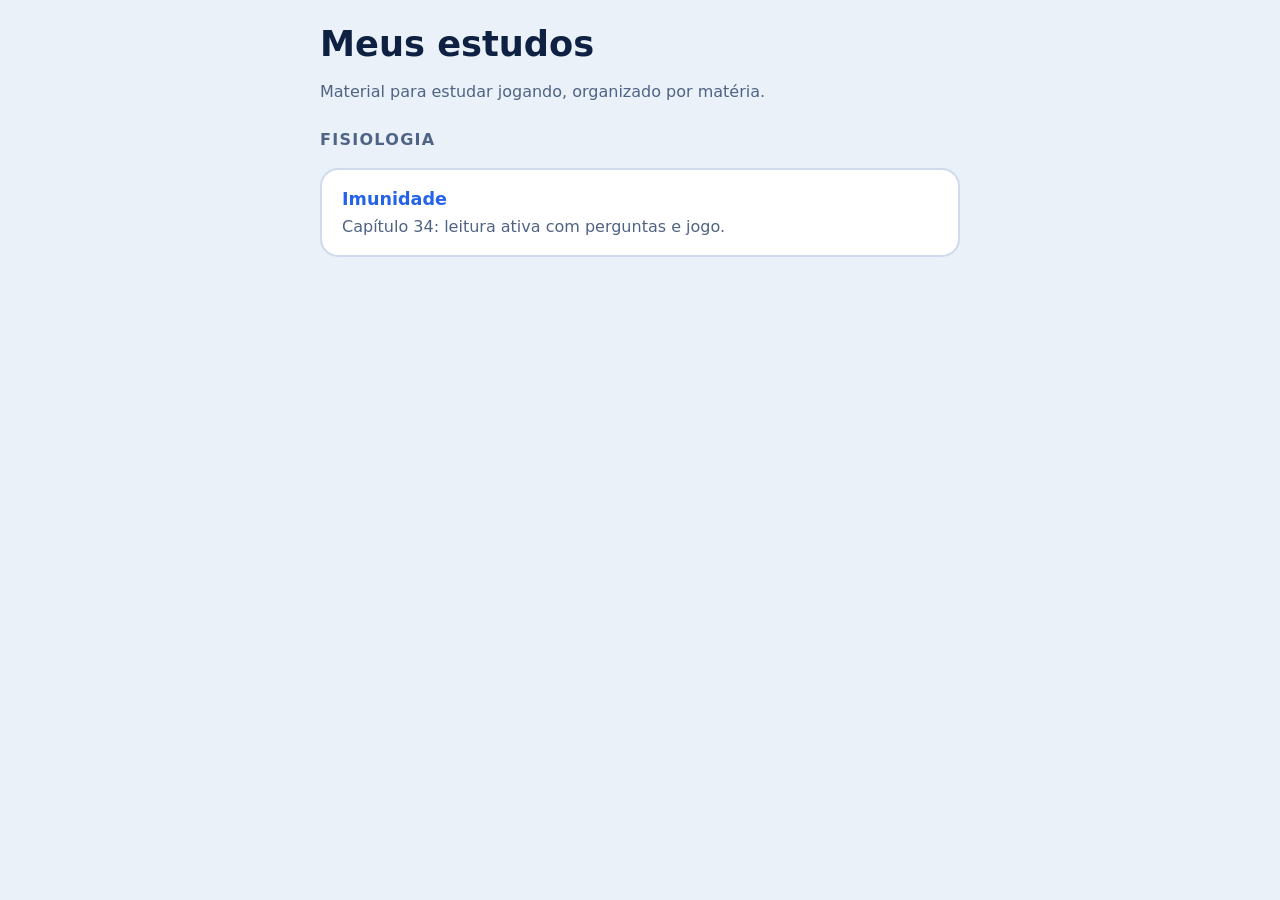
<file: index.html>
<!doctype html>
<html lang="pt-BR"><head><meta charset="utf-8"><meta name="viewport" content="width=device-width,initial-scale=1">
<title>Meus estudos</title>
<style>
:root{--bg:#EAF1F9;--surface:#fff;--ink:#0E2142;--ink2:#4F6384;--line:#CFDBEC;--def:#2563EB;color-scheme:light dark}
@media (prefers-color-scheme:dark){:root{--bg:#0A1426;--surface:#122039;--ink:#E7EEFB;--ink2:#9DB0CF;--line:#27395E;--def:#6C97FF}}
*{box-sizing:border-box}
body{margin:0;background:var(--bg);color:var(--ink);font-family:system-ui,-apple-system,"Segoe UI",Roboto,sans-serif;line-height:1.5;padding:24px 16px}
main{max-width:640px;margin:0 auto;display:flex;flex-direction:column;gap:16px}
h1{font-size:clamp(1.6rem,6vw,2.2rem);line-height:1.15;margin:0}
h2{font-size:1rem;letter-spacing:.08em;text-transform:uppercase;color:var(--ink2);margin:8px 0 0}
p{margin:0;color:var(--ink2)}
a.card{display:block;background:var(--surface);border:2px solid var(--line);border-radius:18px;padding:16px 20px;text-decoration:none;color:inherit}
a.card:hover,a.card:focus-visible{border-color:var(--def);outline:none}
a.card b{display:block;font-size:1.1rem;color:var(--def);margin-bottom:2px}
a.card span{color:var(--ink2)}
a.back{color:var(--def);font-weight:700;text-decoration:none}
</style></head><body><main>
<h1>Meus estudos</h1>
<p>Material para estudar jogando, organizado por matéria.</p>
<h2>Fisiologia</h2>
<a class="card" href="fisiologia/imunidade/"><b>Imunidade</b><span>Capítulo 34: leitura ativa com perguntas e jogo.</span></a>
</main></body></html>
</file>
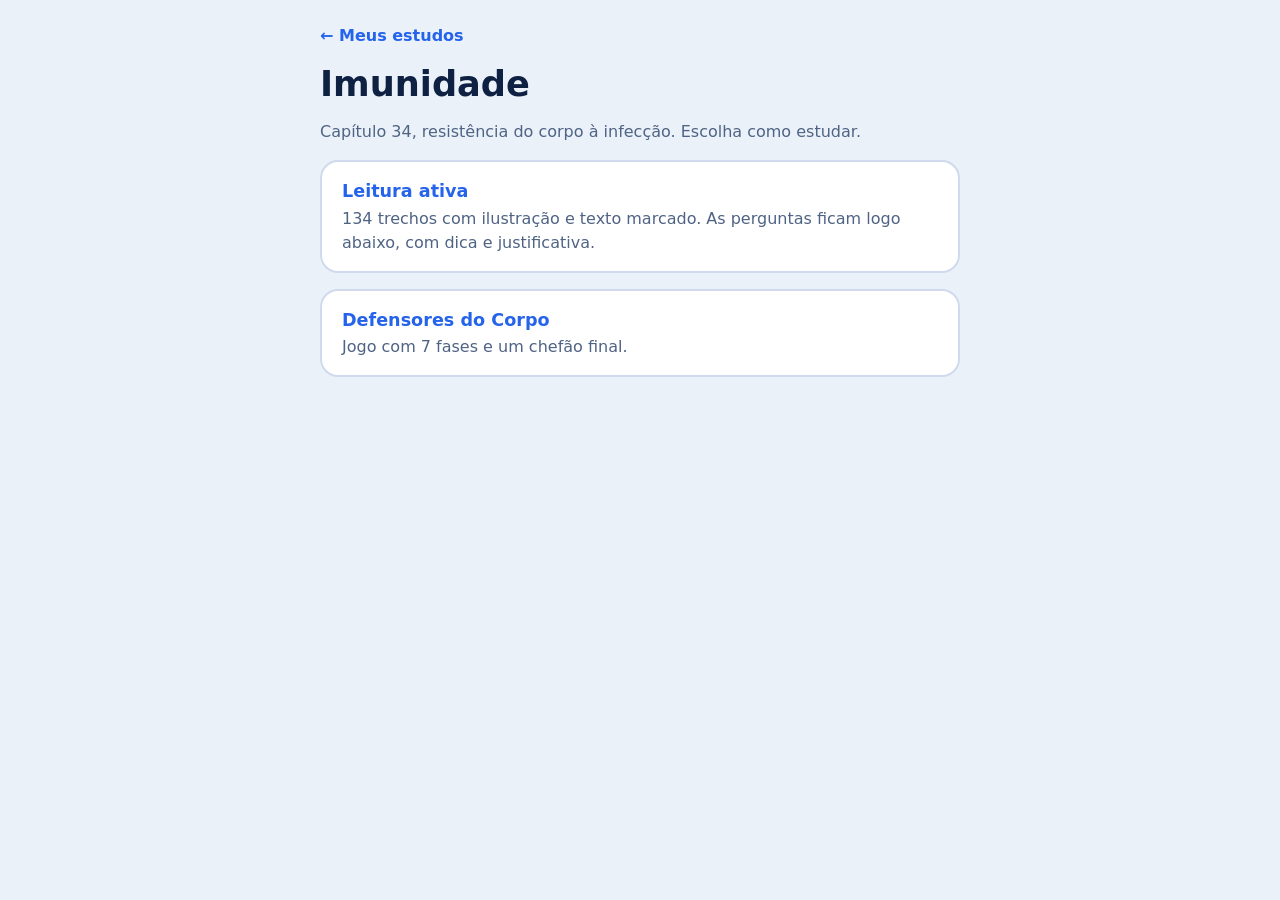
<file: fisiologia/imunidade/index.html>
<!doctype html>
<html lang="pt-BR"><head><meta charset="utf-8"><meta name="viewport" content="width=device-width,initial-scale=1">
<title>Imunidade</title>
<style>
:root{--bg:#EAF1F9;--surface:#fff;--ink:#0E2142;--ink2:#4F6384;--line:#CFDBEC;--def:#2563EB;color-scheme:light dark}
@media (prefers-color-scheme:dark){:root{--bg:#0A1426;--surface:#122039;--ink:#E7EEFB;--ink2:#9DB0CF;--line:#27395E;--def:#6C97FF}}
*{box-sizing:border-box}
body{margin:0;background:var(--bg);color:var(--ink);font-family:system-ui,-apple-system,"Segoe UI",Roboto,sans-serif;line-height:1.5;padding:24px 16px}
main{max-width:640px;margin:0 auto;display:flex;flex-direction:column;gap:16px}
h1{font-size:clamp(1.6rem,6vw,2.2rem);line-height:1.15;margin:0}
h2{font-size:1rem;letter-spacing:.08em;text-transform:uppercase;color:var(--ink2);margin:8px 0 0}
p{margin:0;color:var(--ink2)}
a.card{display:block;background:var(--surface);border:2px solid var(--line);border-radius:18px;padding:16px 20px;text-decoration:none;color:inherit}
a.card:hover,a.card:focus-visible{border-color:var(--def);outline:none}
a.card b{display:block;font-size:1.1rem;color:var(--def);margin-bottom:2px}
a.card span{color:var(--ink2)}
a.back{color:var(--def);font-weight:700;text-decoration:none}
</style></head><body><main>
<a class="back" href="../../">← Meus estudos</a>
<h1>Imunidade</h1>
<p>Capítulo 34, resistência do corpo à infecção. Escolha como estudar.</p>
<a class="card" href="quiz/"><b>Leitura ativa</b><span>134 trechos com ilustração e texto marcado. As perguntas ficam logo abaixo, com dica e justificativa.</span></a>
<a class="card" href="jogo/"><b>Defensores do Corpo</b><span>Jogo com 7 fases e um chefão final.</span></a>
</main></body></html>
</file>
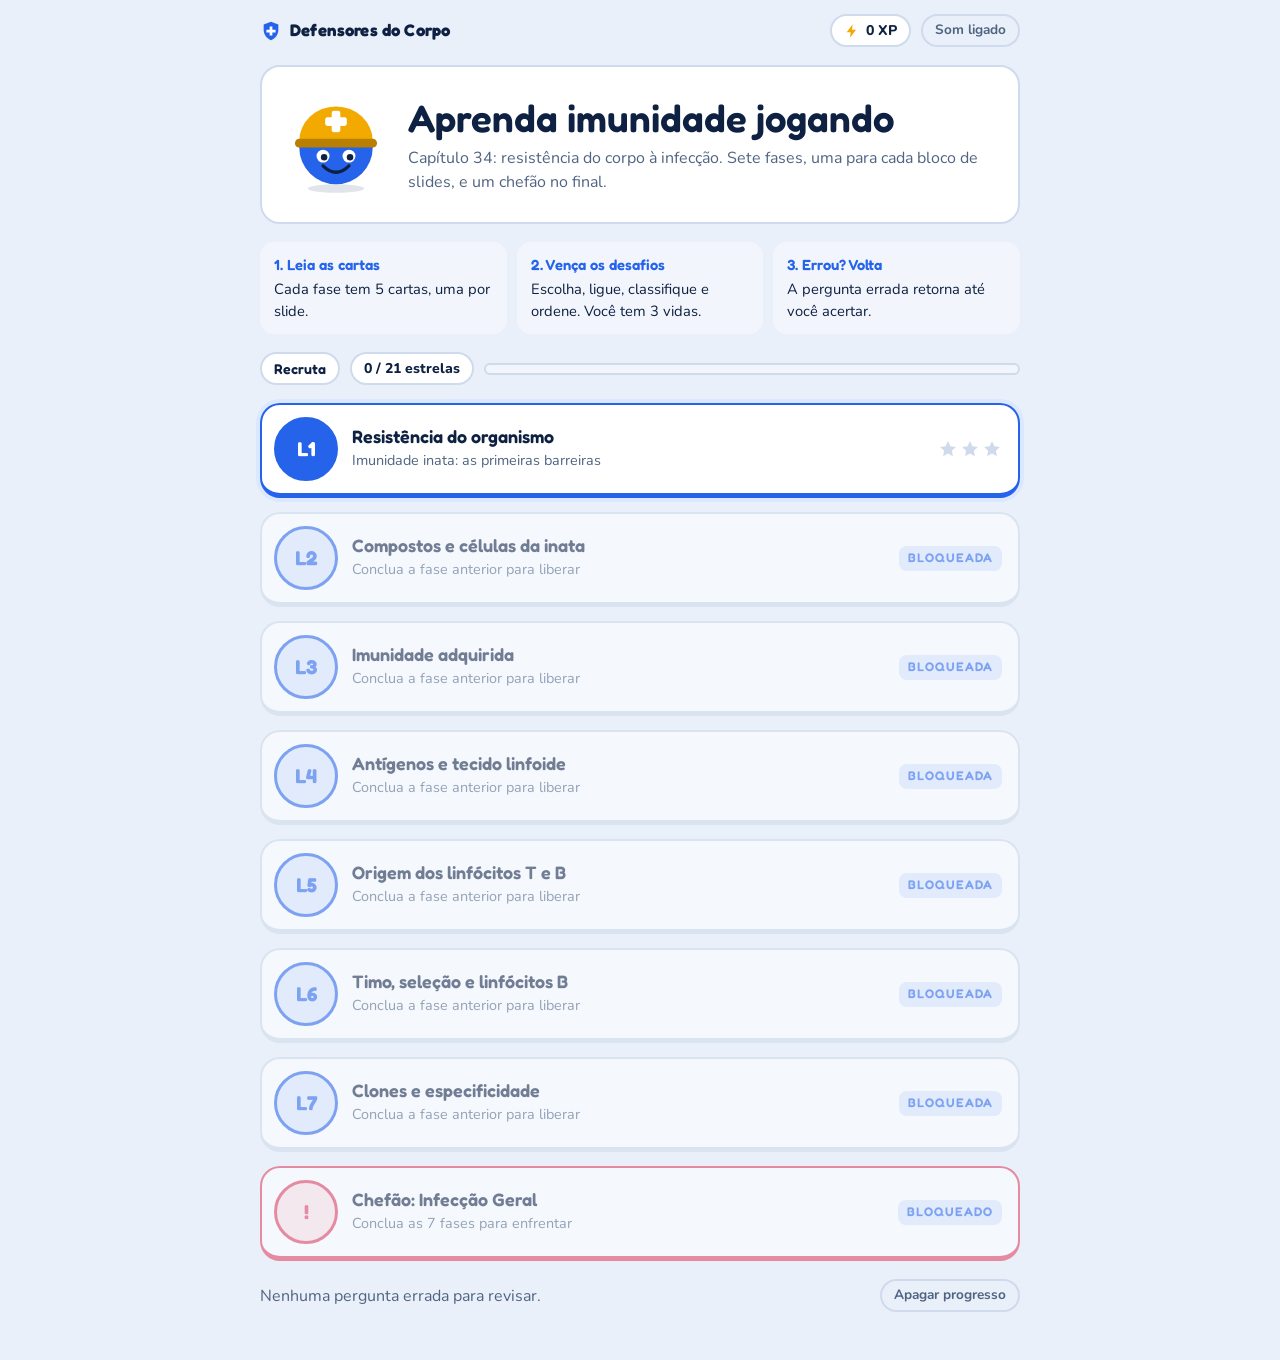
<file: fisiologia/imunidade/jogo/index.html>
<!doctype html>
<html lang="pt-BR"><head><meta charset="utf-8"><meta name="viewport" content="width=device-width,initial-scale=1"><style>:root{color-scheme:light}body{margin:0}</style></head><body>
<title>Defensores do Corpo</title>
<link rel="preconnect" href="https://fonts.googleapis.com">
<link rel="preconnect" href="https://fonts.gstatic.com" crossorigin>
<link rel="stylesheet" href="https://fonts.googleapis.com/css2?family=Fredoka:wght@500;600;700&family=Nunito:wght@400;600;700;800&display=swap">
<style>
/* Layout: mapa de fases em coluna única (como um vaso sanguíneo), cartas e desafios ocupam uma coluna de leitura de 760px.
   Tokens: azul-defesa (nossas células), verde-anticorpo (acerto), magenta-patógeno (erro/inimigo), ouro (XP e estrelas). */
:root{
  --bg:#E9F0F9; --surface:#FFFFFF; --surface-2:#F2F6FC; --ink:#0E2142; --ink-2:#506482; --line:#CFDBEC;
  --def:#2563EB; --def-deep:#1A47B3; --def-soft:#DCE8FF; --on-def:#FFFFFF;
  --ok:#0FA37F; --ok-deep:#097A5F; --ok-soft:#D9F5EC;
  --bad:#E03A5C; --bad-deep:#AE2343; --bad-soft:#FDE2E8;
  --gold:#F2A900; --gold-deep:#B97F00; --gold-soft:#FFF1C7;
  --f-display:"Fredoka","Arial Rounded MT Bold","Trebuchet MS",system-ui,sans-serif;
  --f-body:"Nunito","Segoe UI",system-ui,-apple-system,sans-serif;
}
@media (prefers-color-scheme: dark){
  :root:not([data-theme="light"]){
    --bg:#0A1426; --surface:#122039; --surface-2:#18294A; --ink:#E7EEFB; --ink-2:#9DB0CF; --line:#27395E;
    --def:#5E8DFF; --def-deep:#3763D6; --def-soft:#1B2F5C; --on-def:#07142E;
    --ok:#2BD1A3; --ok-deep:#169874; --ok-soft:#0F3A33;
    --bad:#FF6B88; --bad-deep:#C7405E; --bad-soft:#431A2A;
    --gold:#FFC83D; --gold-deep:#C99300; --gold-soft:#3F3314;
    color-scheme:dark;
  }
}
:root[data-theme="dark"]{
  --bg:#0A1426; --surface:#122039; --surface-2:#18294A; --ink:#E7EEFB; --ink-2:#9DB0CF; --line:#27395E;
  --def:#5E8DFF; --def-deep:#3763D6; --def-soft:#1B2F5C; --on-def:#07142E;
  --ok:#2BD1A3; --ok-deep:#169874; --ok-soft:#0F3A33;
  --bad:#FF6B88; --bad-deep:#C7405E; --bad-soft:#431A2A;
  --gold:#FFC83D; --gold-deep:#C99300; --gold-soft:#3F3314;
  color-scheme:dark;
}
*{box-sizing:border-box}
[hidden]{display:none!important}
html,body{min-height:100%}
body{background:var(--bg);color:var(--ink);font-family:var(--f-body);font-size:16px;line-height:1.5;-webkit-font-smoothing:antialiased;padding-inline:16px}
button{font:inherit;color:inherit;cursor:pointer}
button:focus-visible,[tabindex]:focus-visible{outline:3px solid var(--gold);outline-offset:2px}
h1,h2,h3{font-family:var(--f-display);font-weight:600;line-height:1.15;margin:0;text-wrap:balance}
p{margin:0}
b,strong{font-weight:800}
.shell{max-width:760px;margin-inline:auto;padding-block:14px 48px;display:flex;flex-direction:column;gap:18px}

/* barra superior */
.hud{display:flex;align-items:center;gap:10px;flex-wrap:wrap}
.brand{font-family:var(--f-display);font-weight:700;font-size:1.05rem;letter-spacing:.01em;margin-right:auto;display:flex;align-items:center;gap:8px}
.pill{display:inline-flex;align-items:center;gap:6px;background:var(--surface);border:2px solid var(--line);border-radius:999px;padding:4px 12px;font-weight:800;font-size:.88rem;font-variant-numeric:tabular-nums}
.pill svg{width:16px;height:16px}
.ghost{background:none;border:2px solid var(--line);color:var(--ink-2);border-radius:999px;padding:4px 12px;font-weight:700;font-size:.85rem}
.ghost:hover{border-color:var(--def);color:var(--def)}

/* botões “chunky” */
.btn{display:inline-flex;align-items:center;justify-content:center;gap:8px;border:0;border-radius:14px;padding:13px 22px;font-family:var(--f-display);font-weight:600;font-size:1.05rem;letter-spacing:.02em;background:var(--def);color:var(--on-def);box-shadow:0 4px 0 var(--def-deep);transition:transform .08s,box-shadow .08s}
.btn:hover{filter:brightness(1.06)}
.btn:active{transform:translateY(3px);box-shadow:0 1px 0 var(--def-deep)}
.btn.alt{background:var(--surface);color:var(--def);border:2px solid var(--line);box-shadow:0 4px 0 var(--line)}
.btn.alt:active{box-shadow:0 1px 0 var(--line)}
.btn.good{background:var(--ok);color:#fff;box-shadow:0 4px 0 var(--ok-deep)}
.btn.bad{background:var(--bad);color:#fff;box-shadow:0 4px 0 var(--bad-deep)}
.btn[disabled]{opacity:.45;pointer-events:none}
.row{display:flex;gap:12px;flex-wrap:wrap}
.muted{color:var(--ink-2)}
.chip{display:inline-flex;align-items:center;font-family:var(--f-display);font-weight:600;font-size:.78rem;letter-spacing:.08em;text-transform:uppercase;background:var(--def-soft);color:var(--def);border-radius:8px;padding:3px 9px}
.card{background:var(--surface);border:2px solid var(--line);border-radius:20px}

/* HOME */
.hero{display:grid;grid-template-columns:auto 1fr;gap:18px;align-items:center;padding:20px}
.hero h1{font-size:clamp(1.7rem,6vw,2.4rem)}
.hero p{margin-top:6px;color:var(--ink-2)}
.howto{display:grid;grid-template-columns:repeat(3,minmax(0,1fr));gap:10px}
.howto div{background:var(--surface-2);border-radius:14px;padding:12px 14px;font-size:.92rem}
.howto b{display:block;font-family:var(--f-display);font-weight:600;color:var(--def);margin-bottom:2px}
.stats{display:flex;gap:10px;flex-wrap:wrap;align-items:center}
.rank{font-family:var(--f-display);font-weight:600}
.progress{height:12px;background:var(--surface-2);border:2px solid var(--line);border-radius:99px;overflow:hidden;flex:1;min-width:120px}
.progress i{display:block;height:100%;background:var(--ok);border-radius:99px;transition:width .4s}
.map{display:flex;flex-direction:column;gap:14px;position:relative;padding-left:0}
.node{position:relative;display:grid;grid-template-columns:64px minmax(0,1fr) auto;gap:14px;align-items:center;text-align:left;width:100%;background:var(--surface);border:2px solid var(--line);border-bottom-width:5px;border-radius:20px;padding:12px 16px 12px 12px;transition:transform .08s,border-color .15s}
.node:not([disabled]):hover{border-color:var(--def);transform:translateY(-1px)}
.node:not([disabled]):active{transform:translateY(2px)}
.node[disabled]{opacity:.55;cursor:not-allowed}
.node .badge{width:64px;height:64px;border-radius:50%;display:grid;place-items:center;font-family:var(--f-display);font-weight:700;font-size:1.25rem;background:var(--def-soft);color:var(--def);border:3px solid var(--def)}
.node.done .badge{background:var(--ok-soft);color:var(--ok-deep);border-color:var(--ok)}
.node.next{border-color:var(--def);box-shadow:0 0 0 4px var(--def-soft)}
.node.next .badge{background:var(--def);color:var(--on-def)}
.node h3{font-size:1.12rem}
.node .sub{font-size:.9rem;color:var(--ink-2);margin-top:2px}
.stars{display:flex;gap:2px}
.stars svg{width:20px;height:20px}
.star-on{fill:var(--gold)}
.star-off{fill:var(--line)}
.node.boss{border-color:var(--bad)}
.node.boss .badge{background:var(--bad-soft);border-color:var(--bad);color:var(--bad)}
.node.boss.next{box-shadow:0 0 0 4px var(--bad-soft)}
.tools{display:flex;gap:10px;flex-wrap:wrap;align-items:center;justify-content:space-between}

/* CARTAS */
.lhead{display:flex;align-items:center;gap:12px}
.pips{display:flex;gap:6px;flex:1}
.pips i{flex:1;height:10px;border-radius:99px;background:var(--line)}
.pips i.on{background:var(--def)}
.pips i.cur{background:var(--gold)}
.lcard{display:flex;flex-direction:column;gap:0;overflow:hidden}
.shot{position:relative;display:block;width:100%;border:0;padding:0;background:var(--surface-2);line-height:0}
.shot img{width:100%;height:auto;display:block;aspect-ratio:16/9;object-fit:cover}
.shot span{position:absolute;right:10px;bottom:10px;line-height:1.2;background:rgba(14,33,66,.78);color:#fff;font-weight:700;font-size:.78rem;padding:5px 10px;border-radius:99px}
.shot.noimg{display:none}
.ltxt{padding:20px 22px 22px;display:flex;flex-direction:column;gap:14px}
.eyebrow{font-family:var(--f-display);font-weight:600;font-size:.8rem;letter-spacing:.1em;text-transform:uppercase;color:var(--def)}
.ltxt h2{font-size:1.6rem}
.ltxt .body{font-size:1.08rem;max-width:62ch}
.ltxt .body b{color:var(--def)}
.say{display:flex;gap:12px;align-items:flex-end}
.bubble{position:relative;background:var(--def-soft);border-radius:18px 18px 18px 4px;padding:12px 16px;font-weight:600;font-size:.98rem;flex:1}
.prova{border:2px dashed var(--gold);background:var(--gold-soft);border-radius:16px;padding:14px 16px;display:flex;flex-direction:column;gap:8px}
.prova .tag{font-family:var(--f-display);font-weight:700;letter-spacing:.08em;text-transform:uppercase;font-size:.8rem;color:var(--gold-deep)}
.prova .ans{font-weight:800;color:var(--ok-deep)}
.prova button{align-self:flex-start;border:0;background:var(--gold);color:#2b1d00;font-family:var(--f-display);font-weight:600;border-radius:10px;padding:6px 14px;box-shadow:0 3px 0 var(--gold-deep)}
.lnav{display:flex;gap:12px;justify-content:space-between;flex-wrap:wrap}
.lightbox{position:fixed;inset:0;background:rgba(5,12,28,.88);display:grid;place-items:center;padding:16px;z-index:50;cursor:zoom-out}
.lightbox img{max-width:100%;max-height:100%;border-radius:12px}

/* DESAFIOS */
.qtop{display:flex;align-items:center;gap:12px}
.x{width:38px;height:38px;border-radius:50%;border:2px solid var(--line);background:var(--surface);display:grid;place-items:center;color:var(--ink-2);flex:none}
.x.armed{background:var(--bad-soft);border-color:var(--bad);color:var(--bad)}
.x svg{width:18px;height:18px}
.bar{flex:1;height:14px;background:var(--surface);border:2px solid var(--line);border-radius:99px;overflow:hidden}
.bar i{display:block;height:100%;background:var(--ok);border-radius:99px;transition:width .35s}
.hearts{display:flex;gap:3px;flex:none}
.hearts svg{width:24px;height:24px}
.h-on{fill:var(--bad)}
.h-off{fill:var(--line)}
.qmeta{display:flex;gap:10px;align-items:center;flex-wrap:wrap}
.combo{font-family:var(--f-display);font-weight:700;color:var(--gold-deep);font-size:.95rem}
.qtext{font-size:clamp(1.25rem,4.4vw,1.6rem);max-width:30ch}
.opts{display:flex;flex-direction:column;gap:10px}
.opt{display:flex;gap:14px;align-items:center;text-align:left;background:var(--surface);border:2px solid var(--line);border-bottom-width:5px;border-radius:16px;padding:13px 16px;font-weight:700;font-size:1.02rem;transition:transform .08s,border-color .15s}
.opt .k{flex:none;width:30px;height:30px;border-radius:9px;border:2px solid var(--line);display:grid;place-items:center;font-family:var(--f-display);font-size:.9rem;color:var(--ink-2)}
.opt:not([disabled]):hover{border-color:var(--def);background:var(--def-soft)}
.opt:not([disabled]):active{transform:translateY(2px)}
.opt.right{border-color:var(--ok);background:var(--ok-soft)}
.opt.right .k{background:var(--ok);border-color:var(--ok);color:#fff}
.opt.wrong{border-color:var(--bad);background:var(--bad-soft);animation:shake .35s}
.opt.wrong .k{background:var(--bad);border-color:var(--bad);color:#fff}
.opt[disabled]{cursor:default}
.match{display:grid;grid-template-columns:repeat(2,minmax(0,1fr));gap:10px 14px}
.match .col{display:flex;flex-direction:column;gap:10px;min-width:0}
.mbtn{background:var(--surface);border:2px solid var(--line);border-bottom-width:5px;border-radius:14px;padding:12px;font-weight:700;font-size:.95rem;text-align:left;min-height:64px}
.mbtn.sel{border-color:var(--def);background:var(--def-soft)}
.mbtn.ok{border-color:var(--ok);background:var(--ok-soft);pointer-events:none}
.mbtn.no{border-color:var(--bad);background:var(--bad-soft);animation:shake .35s}
.sortcard{background:var(--surface);border:2px solid var(--line);border-radius:20px;padding:22px 20px;font-family:var(--f-display);font-weight:600;font-size:1.25rem;text-align:center;min-height:110px;display:grid;place-items:center}
.sortcard.shake{animation:shake .35s;border-color:var(--bad)}
.sortcard.pop{animation:pop .25s}
.buckets{display:grid;grid-template-columns:repeat(2,minmax(0,1fr));gap:12px}
.bucket{border:0;border-radius:16px;padding:16px 10px;font-family:var(--f-display);font-weight:600;font-size:1.02rem;background:var(--def);color:var(--on-def);box-shadow:0 4px 0 var(--def-deep)}
.bucket:nth-child(2){background:var(--gold);color:#2b1d00;box-shadow:0 4px 0 var(--gold-deep)}
.bucket:active{transform:translateY(3px);box-shadow:0 1px 0 var(--def-deep)}
.hint{min-height:1.4em;font-weight:700;color:var(--bad);text-align:center}
.order-zone{display:flex;flex-direction:column;gap:10px}
.order-label{font-family:var(--f-display);font-weight:600;font-size:.8rem;letter-spacing:.08em;text-transform:uppercase;color:var(--ink-2)}
.slot{display:flex;flex-direction:column;gap:8px;min-height:60px;padding:10px;border:2px dashed var(--line);border-radius:16px}
.chipstep{display:flex;gap:10px;align-items:center;text-align:left;background:var(--surface);border:2px solid var(--line);border-bottom-width:4px;border-radius:12px;padding:10px 12px;font-weight:700;font-size:.97rem;width:100%}
.chipstep .n{flex:none;width:26px;height:26px;border-radius:50%;background:var(--def);color:var(--on-def);display:grid;place-items:center;font-family:var(--f-display);font-size:.85rem}
.chipstep.right{border-color:var(--ok);background:var(--ok-soft)}
.chipstep.wrong{border-color:var(--bad);background:var(--bad-soft)}
.fb{position:sticky;bottom:calc(8px + env(safe-area-inset-bottom,0px));border-radius:20px;padding:16px 18px;display:flex;flex-direction:column;gap:10px;border:2px solid;animation:rise .25s}
.fb.ok{background:var(--ok-soft);border-color:var(--ok)}
.fb.no{background:var(--bad-soft);border-color:var(--bad)}
.fb h3{font-size:1.25rem}
.fb.ok h3{color:var(--ok-deep)}
.fb.no h3{color:var(--bad-deep)}
.fb .why b{color:inherit}
.fb ol{margin:6px 0 0;padding-left:1.3em}
.boss-head{display:flex;align-items:center;gap:14px}
.hp{flex:1;display:flex;flex-direction:column;gap:5px}
.hp small{font-family:var(--f-display);font-weight:600;letter-spacing:.06em;text-transform:uppercase;color:var(--bad)}
.hp .bar i{background:var(--bad)}
.timer{height:8px;border-radius:99px;background:var(--surface);border:2px solid var(--line);overflow:hidden}
.timer i{display:block;height:100%;background:var(--gold);width:100%}

/* RESULTADO */
.result{display:flex;flex-direction:column;align-items:center;text-align:center;gap:16px;padding:26px 20px}
.result h1{font-size:clamp(1.7rem,6vw,2.2rem)}
.stars.big{gap:8px}
.stars.big svg{width:56px;height:56px}
.tiles{display:grid;grid-template-columns:repeat(3,minmax(0,1fr));gap:10px;width:100%}
.tile{background:var(--surface-2);border-radius:14px;padding:12px 8px}
.tile b{display:block;font-family:var(--f-display);font-size:1.5rem;font-variant-numeric:tabular-nums}
.tile span{font-size:.82rem;color:var(--ink-2);font-weight:700}
.review{width:100%;text-align:left;display:flex;flex-direction:column;gap:8px}
.review h3{font-size:1.05rem}
.review li{background:var(--surface-2);border-radius:12px;padding:10px 12px;font-size:.95rem;list-style:none}
.review ul{margin:0;padding:0;display:flex;flex-direction:column;gap:8px}

@keyframes shake{0%,100%{transform:translateX(0)}25%{transform:translateX(-6px)}75%{transform:translateX(6px)}}
@keyframes pop{0%{transform:scale(.94)}100%{transform:scale(1)}}
@keyframes rise{0%{transform:translateY(14px);opacity:0}100%{transform:none;opacity:1}}
@keyframes bob{0%,100%{transform:translateY(0)}50%{transform:translateY(-4px)}}
.bob{animation:bob 2.4s ease-in-out infinite}
@media (prefers-reduced-motion: reduce){*{animation:none!important;transition:none!important}}
@media (max-width:560px){
  .hero{grid-template-columns:1fr;justify-items:start}
  .howto{grid-template-columns:1fr}
  .node{grid-template-columns:52px minmax(0,1fr)}
  .node .badge{width:52px;height:52px;font-size:1.05rem}
  .node .stars{grid-column:2}
  .match{gap:8px}
  .tiles{grid-template-columns:1fr 1fr 1fr}
}
</style>

<div class="shell">
  <header class="hud" id="hud"></header>
  <main id="app"></main>
</div>
<div id="lightbox" class="lightbox" data-act="unzoom" hidden><img alt="Slide original ampliado" id="lbimg"></div>

<script>
(function(){
'use strict';

/* =====================================================================
   CONTEÚDO — tudo baseado nos 35 slides do PDF (Cap. 34: Imunidade)
   ===================================================================== */
const LEVELS = [
{ id:'L1', nome:'Resistência do organismo', sub:'Imunidade inata: as primeiras barreiras',
  cards:[
   {s:1, t:'Imunidade: o corpo que resiste', x:'O corpo humano resiste a quase todos os tipos de <b>microrganismos</b> e <b>toxinas</b> que tendem a lesar tecidos e órgãos. Essa capacidade se chama <b>imunidade</b>. Este é o Capítulo 34: Resistência do Corpo à Infecção II. Imunidade e Imunidade Inata a Alergia.', d:'Inata é o porteiro que barra todo mundo igual. Adquirida é o detetive: estuda o caso, demora, mas não erra o alvo.', p:'Como se chama a capacidade do corpo de resistir a microrganismos e toxinas?|Imunidade.'},
   {s:2, t:'Adquirida × inata', x:'Muito da imunidade é <b>adquirida</b>: só se desenvolve depois que o corpo é atacado por bactérias, vírus ou toxinas, e costuma precisar de <b>semanas a meses</b>. Uma parte adicional resulta de processos <b>gerais</b>, não dirigidos a um microrganismo específico: é a <b>imunidade inata</b>.', d:'Qual imunidade vem de mecanismos gerais de defesa? A inata!', p:'Qual tipo de imunidade geralmente precisa de semanas ou meses para se desenvolver após a exposição a um invasor?|Imunidade adquirida.'},
   {s:3, t:'Mecanismo 1: fagocitose', x:'Primeiro mecanismo inato: <b>fagocitose</b> de bactérias e outros invasores pelos <b>leucócitos</b> e pelas células do sistema dos <b>macrófagos teciduais</b> (descrito no Capítulo 33).', d:'Fagocitose é o meu esporte: bateu bactéria, eu como. Ácido do estômago e pele são meus colegas de plantão.', p:'Qual processo permite aos leucócitos englobar bactérias?|Fagocitose.'},
   {s:4, t:'Mecanismo 2: ácido e enzimas', x:'Segundo mecanismo: <b>destruição</b> de microrganismos deglutidos pelas <b>secreções ácidas do estômago</b> e pelas <b>enzimas digestivas</b>.', d:'Engoliu bactéria? O estômago resolve com ácido e enzimas.', p:'Qual órgão destrói microrganismos deglutidos por suas secreções ácidas?|Estômago.'},
   {s:5, t:'Mecanismo 3: a pele', x:'Terceiro mecanismo: <b>resistência da pele</b> à invasão por microrganismos. Ela combina a barreira física do <b>estrato córneo</b>, a ação antimicrobiana do <b>sebo e do suor</b> e a <b>microbiota residente</b> protetora. O quarto mecanismo, os compostos químicos do sangue, vem na próxima fase.', d:'Decore os 4 mecanismos inatos: fagocitose, ácido e enzimas do estômago, pele e compostos químicos do sangue.', p:'Qual estrutura corporal funciona como barreira resistente à invasão de microrganismos?|Pele.'}
  ],
  quiz:[
   {t:'mc', q:'Como se chama a capacidade do corpo de resistir a quase todos os microrganismos e toxinas que tendem a lesá-lo?', o:['Imunidade','Fagocitose','Alergia','Complemento'], a:0, why:'Essa capacidade é chamada <b>imunidade</b>.'},
   {t:'sort', q:'Inata ou adquirida? Classifique cada afirmação.', b:['Imunidade inata','Imunidade adquirida'],
    items:[['Resulta de processos gerais, não dirigidos a um microrganismo específico',0],['Só se desenvolve depois que o corpo é atacado',1],['Pode levar de semanas a meses para se desenvolver',1],['Fagocitose por leucócitos e macrófagos',0],['Secreções ácidas do estômago',0],['É dirigida a um agente invasor específico',1]],
    why:'<b>Inata</b> = defesa geral, já pronta. <b>Adquirida</b> = específica e demora semanas a meses.'},
   {t:'tf', q:'A imunidade inata precisa de semanas a meses para se desenvolver contra o agente invasor.', a:false, why:'Falso. Quem precisa de semanas a meses é a imunidade <b>adquirida</b>.'},
   {t:'mc', q:'Qual processo permite aos leucócitos e aos macrófagos teciduais englobar bactérias?', o:['Fagocitose','Lisozima','Imunização','Clonagem'], a:0, why:'<b>Fagocitose</b>: o leucócito engloba e destrói o invasor.'},
   {t:'mc', q:'Qual órgão destrói microrganismos deglutidos com secreções ácidas e enzimas digestivas?', o:['Estômago','Timo','Baço','Medula óssea'], a:0, why:'O <b>estômago</b> destrói o que foi deglutido com ácido e enzimas.'},
   {t:'mc', q:'Na resistência da pele, qual estrutura funciona como barreira física à invasão?', o:['Sebo','Estrato córneo','Suor','Microbiota residente'], a:1, why:'O <b>estrato córneo</b> é a barreira física. Sebo, suor e microbiota agem de outros modos (antimicrobiano e protetor).'},
   {t:'match', q:'Ligue cada mecanismo inato à sua descrição.', p:[['Fagocitose','Leucócitos e macrófagos engolem bactérias'],['Ácido e enzimas','Estômago destrói microrganismos deglutidos'],['Pele','Barreira contra a invasão de microrganismos'],['Compostos do sangue','Se prendem a microrganismos e toxinas e os destroem']], why:'Os 4 mecanismos inatos: fagocitose, ácido e enzimas do estômago, pele e compostos químicos do sangue.'},
   {t:'mc', q:'Quantos mecanismos da imunidade inata foram listados nos slides?', o:['2','3','4','7'], a:2, why:'São <b>4</b>: fagocitose, ácido e enzimas do estômago, pele e compostos químicos do sangue.'}
  ]},
{ id:'L2', nome:'Compostos e células da inata', sub:'Lisozima, polipeptídeos, complemento e NK',
  cards:[
   {s:6, t:'Compostos químicos do sangue', x:'Quarto mecanismo inato: certos <b>compostos químicos no sangue</b> se prendem a microrganismos ou toxinas estranhos e os destroem. Os agentes listados são (1) <b>lisozima</b>, (2) polipeptídeos básicos, (3) complemento e (4) linfócitos natural killer. A <b>lisozima</b> é um polissacarídeo mucolítico que ataca bactérias e causa sua dissolução.', d:'Lisozima derrete bactéria.', p:'Qual composto mucolítico promove a dissolução de bactérias?|Lisozima.'},
   {s:7, t:'Polipeptídeos básicos', x:'(2) <b>Polipeptídeos básicos</b> reagem e inativam certos tipos de bactérias <b>grampositivas</b>.', d:'Complemento são 20 colegas de grupo que só trabalham quando ativados. Lisozima derrete bactéria. A NK é o segurança que não negocia.', p:'Quais compostos inativam determinados tipos de bactérias grampositivas?|Polipeptídeos básicos.'},
   {s:8, t:'Complemento', x:'(3) O <b>complexo do complemento</b> é um sistema de cerca de <b>20 proteínas</b> que pode ser ativado de vários modos para destruir bactérias.', d:'Pergunta relâmpago: quantas proteínas formam o complemento? 20!', p:'Qual sistema de proteínas plasmáticas pode destruir bactérias após sua ativação?|Complemento.'},
   {s:9, t:'Linfócitos natural killer', x:'(4) Os <b>linfócitos natural killer</b> (NK) podem reconhecer e destruir <b>células estranhas</b> e até algumas <b>células infectadas</b>.', d:'NK é o segurança que não negocia.', p:'Quais linfócitos reconhecem e destroem células estranhas ou infectadas na imunidade inata?|Natural killer.'},
   {s:10, t:'Resistência natural entre espécies', x:'A imunidade inata torna o corpo humano resistente a doenças de animais, como algumas infecções virais paralíticas, <b>cólera suína</b>, <b>peste bovina</b> e <b>cinomose</b> (doença viral que mata grande percentual dos cães infectados). Por outro lado, muitos animais inferiores resistem ou são imunes a doenças humanas como <b>poliomielite, caxumba, cólera, sarampo e sífilis</b>.', d:'Qual doença humana de origem viral é exemplo de resistência em animais inferiores? Pólio!', p:'Qual doença viral dos cães é citada como exemplo de resistência humana natural?|Cinomose canina.'}
  ],
  quiz:[
   {t:'mc', q:'Qual composto é um polissacarídeo mucolítico que ataca bactérias e causa sua dissolução?', o:['Lisozima','Complemento','Polipeptídeos básicos','Anticorpo'], a:0, why:'A <b>lisozima</b> dissolve bactérias.'},
   {t:'mc', q:'Quais compostos reagem e inativam certos tipos de bactérias grampositivas?', o:['Lisozima','Polipeptídeos básicos','Linfócitos NK','Epítopos'], a:1, why:'<b>Polipeptídeos básicos</b> inativam certas bactérias grampositivas.'},
   {t:'mc', q:'Aproximadamente quantas proteínas formam o sistema do complemento?', o:['5','20','100','1.000'], a:1, why:'O complemento tem cerca de <b>20 proteínas</b> e pode ser ativado de vários modos.'},
   {t:'match', q:'Ligue cada agente da inata ao que ele faz.', p:[['Lisozima','Dissolve bactérias (polissacarídeo mucolítico)'],['Polipeptídeos básicos','Inativam bactérias grampositivas'],['Complemento','Cerca de 20 proteínas que destroem bactérias'],['Linfócitos NK','Destroem células estranhas e algumas infectadas']], why:'Quatro agentes inatos: lisozima, polipeptídeos básicos, complemento e NK.'},
   {t:'mc', q:'Quais linfócitos reconhecem e destroem células estranhas e algumas células infectadas, ainda na imunidade inata?', o:['Linfócitos B','Natural killer','Linfócitos T ativados','Macrófagos teciduais'], a:1, why:'Os <b>natural killer</b> (NK) são os seguranças da imunidade inata.'},
   {t:'tf', q:'O sistema do complemento faz parte dos mecanismos da imunidade inata.', a:true, why:'Verdadeiro. O complemento está na lista dos compostos químicos inatos do sangue.'},
   {t:'sort', q:'Quem resiste a quê? Classifique cada doença.', b:['Humanos resistem (afeta animais)','Animais resistem (afeta humanos)'],
    items:[['Cólera suína',0],['Peste bovina',0],['Cinomose canina',0],['Poliomielite',1],['Caxumba',1],['Sarampo',1],['Sífilis',1]],
    why:'Humanos resistem a cólera suína, peste bovina e cinomose. Animais inferiores resistem a pólio, caxumba, cólera, sarampo e sífilis.'},
   {t:'mc', q:'Qual doença viral, que mata grande percentual dos cães infectados, é citada como exemplo de resistência humana natural?', o:['Cinomose','Sarampo','Caxumba','Sífilis'], a:0, why:'A <b>cinomose</b> canina.'}
  ]},
{ id:'L3', nome:'Imunidade adquirida', sub:'Humoral, celular e antígenos',
  cards:[
   {s:11, t:'Imunidade adquirida (adaptativa)', x:'Além da imunidade inata generalizada, o corpo desenvolve imunidade <b>específica</b> extremamente potente contra agentes invasores individuais: <b>bactérias, vírus e toxinas</b> letais e até tecidos estranhos de outros animais. Ela é causada por um sistema imune especial formador de <b>anticorpos</b> e/ou <b>linfócitos ativados</b> que atacam e destroem o invasor específico.', d:'Imunidade adquirida é estudar para a prova: demora, mas depois você sabe tudo sobre aquele assunto específico.', p:'Como se chama a imunidade específica desenvolvida contra agentes invasores individuais?|Imunidade adquirida.'},
   {s:12, t:'Potência e imunização', x:'A imunidade adquirida dá, em geral, proteção extrema. Toxinas como a <b>botulínica</b> e a <b>tetânica</b> podem ser inativadas em doses superiores a <b>100.000 vezes</b> a quantidade letal sem imunidade. Por isso o tratamento chamado <b>imunização</b> é tão importante para proteger seres humanos contra doenças e toxinas.', d:'Vacina é seguro de vida.', p:'Como se chama o processo utilizado para desenvolver proteção imunológica contra doenças?|Imunização.'},
   {s:13, t:'Imunidade humoral', x:'Existem dois tipos básicos e aliados de imunidade adquirida. Em um deles o corpo desenvolve <b>anticorpos circulantes</b>: moléculas de <b>globulina</b> no plasma capazes de atacar o invasor. Esse tipo se chama <b>imunidade humoral</b> ou <b>imunidade das células B</b>, porque os <b>linfócitos B</b> produzem os anticorpos.', d:'Time B manda anticorpos pelo plasma: sou o delivery. Time T vai pessoalmente e resolve na mão.', p:'Qual imunidade depende dos anticorpos circulantes?|Imunidade humoral.'},
   {s:14, t:'Imunidade mediada por células', x:'O segundo tipo depende da formação de grande número de <b>linfócitos T ativados</b>, especialmente nos <b>linfonodos</b>, para destruir o agente estranho. Chama-se <b>imunidade mediada por células</b> ou <b>imunidade das células T</b>. Anticorpos e linfócitos ativados são formados nos <b>tecidos linfoides</b> do corpo.', d:'Qual imunidade depende dos linfócitos T ativados? A celular!', p:'Quais são os dois tipos básicos de imunidade adquirida?|Humoral e celular.'},
   {s:15, t:'Antígenos desencadeiam tudo', x:'A imunidade adquirida não existe antes da invasão, então o organismo precisa reconhecê-la. Cada toxina ou tipo de microrganismo tem compostos químicos específicos, diferentes de todos os outros. Em geral são <b>proteínas</b> ou <b>grandes polissacarídeos</b>, e são eles que desencadeiam a imunidade adquirida: os <b>antígenos</b>, geradores de anticorpos.', d:'Eu sou uma grande proteína ou polissacarídeo, pesando 8.000 ou mais. Sou o gerador de anticorpos que ninguém pediu.', p:'Como são chamadas as substâncias que desencadeiam a imunidade adquirida?|Antígenos.'}
  ],
  quiz:[
   {t:'mc', q:'Como se chama a imunidade específica desenvolvida contra agentes invasores individuais?', o:['Imunidade adquirida','Imunidade inata','Fagocitose','Complemento'], a:0, why:'<b>Imunidade adquirida</b> (ou adaptativa): específica e extremamente potente.'},
   {t:'tf', q:'A imunidade adquirida já está pronta antes da primeira invasão por um microrganismo ou toxina.', a:false, why:'Falso. Ela só se desenvolve <b>depois</b> que o organismo é atacado, por isso demora.'},
   {t:'tf', q:'Toxinas como a botulínica e a tetânica podem ser inativadas em doses até 100.000 vezes a quantidade letal graças à imunidade adquirida.', a:true, why:'Verdadeiro. Por isso a <b>imunização</b> é tão importante.'},
   {t:'mc', q:'Como se chama o processo de tratamento usado para desenvolver proteção contra doenças e toxinas?', o:['Fagocitose','Imunização','Epítopo','Clonagem'], a:1, why:'<b>Imunização</b>.'},
   {t:'mc', q:'Quais são os dois tipos básicos de imunidade adquirida?', o:['Humoral e mediada por células','Inata e adquirida','Pele e estômago','Fagocitose e complemento'], a:0, why:'<b>Humoral</b> (células B, anticorpos) e <b>mediada por células</b> (células T).'},
   {t:'sort', q:'Humoral ou celular? Classifique cada característica.', b:['Imunidade humoral','Imunidade celular'],
    items:[['Anticorpos circulantes no plasma',0],['Também chamada imunidade das células B',0],['Depende de linfócitos T ativados',1],['Também chamada imunidade das células T',1],['Moléculas de globulina atacam o invasor',0],['Linfócitos ativados formados nos linfonodos destroem o agente',1]],
    why:'<b>Humoral</b> = anticorpos das células B. <b>Celular</b> = linfócitos T ativados.'},
   {t:'match', q:'Ligue cada termo ao seu significado.', p:[['Imunidade humoral','Anticorpos circulantes (globulinas do plasma)'],['Imunidade celular','Depende de linfócitos T ativados'],['Antígeno','Proteína ou polissacarídeo grande que gera anticorpos'],['Imunização','Tratamento que protege contra doenças e toxinas']], why:'Humoral = anticorpos. Celular = T ativados. Antígeno = gatilho. Imunização = proteção induzida.'},
   {t:'mc', q:'Como são chamadas as substâncias, em geral proteínas ou grandes polissacarídeos, que desencadeiam a imunidade adquirida?', o:['Epítopos','Antígenos','Lisozimas','Autoanticorpos'], a:1, why:'<b>Antígenos</b>: geradores de anticorpos.'}
  ]},
{ id:'L4', nome:'Antígenos e tecido linfoide', sub:'Peso molecular, epítopos e postos de defesa',
  cards:[
   {s:16, t:'Peso molecular e antigenicidade', x:'Para uma substância ser antigênica, ela deve em geral ter <b>alto peso molecular</b>: de <b>8.000 ou mais</b>.', d:'Antígeno = proteína ou polissacarídeo grande, de peso molecular 8.000 ou mais, que gera anticorpos.', p:'Qual peso molecular mínimo geralmente está associado à antigenicidade?|8.000.'},
   {s:17, t:'Epítopos', x:'A antigenicidade depende, em geral, de <b>grupos moleculares que se repetem</b> de forma regular na superfície das grandes moléculas: os <b>epítopos</b>. Isso explica por que proteínas e grandes polissacarídeos são quase sempre antigênicos: têm essa característica estereoquímica.', d:'Epítopos são minhas impressões digitais, repetidas em padrão. É por elas que o sistema me reconhece.', p:'Como se chamam os grupos moleculares específicos responsáveis pela antigenicidade?|Epítopos.'},
   {s:18, t:'Sem linfócitos, sem adquirida', x:'A imunidade adquirida é produto dos <b>linfócitos</b>. Em pessoas com ausência genética de linfócitos, ou cujos linfócitos foram destruídos por radiação ou produtos químicos, nenhuma imunidade adquirida pode se desenvolver. Alguns dias após o nascimento a pessoa morre de infecção bacteriana fulminante, a menos que receba medidas heroicas. Os linfócitos são <b>essenciais para a sobrevivência</b> humana.', d:'Sem linfócitos, sem imunidade adquirida.', p:'Quais células são essenciais para o desenvolvimento da imunidade adquirida?|Linfócitos.'},
   {s:19, t:'Onde ficam os linfócitos', x:'Os linfócitos ficam, em maior número, nos <b>linfonodos</b>. Também se encontram em tecidos linfoides especiais: <b>baço</b>, áreas submucosas do <b>trato gastrointestinal</b>, <b>timo</b> e <b>medula óssea</b>.', d:'Qual órgão abdominal contém tecido linfoide e participa da defesa? O baço!', p:'Onde se encontra a maior quantidade de linfócitos mencionada no capítulo?|Linfonodos.'},
   {s:20, t:'Transporte e interceptação', x:'O tecido linfoide é distribuído por todo o corpo para interceptar invasores antes que se espalhem. O agente entra primeiro nos fluidos teciduais e é levado pelos <b>vasos linfáticos</b> aos linfonodos. A parede do <b>trato gastrointestinal</b> intercepta o que invade o intestino; <b>tonsilas e adenoides</b> (garganta e faringe) interceptam o que entra pelo trato respiratório superior; os linfonodos, os tecidos periféricos; e <b>baço, timo e medula óssea</b>, os agentes que alcançaram o sangue.', d:'Nós somos postos de controle: tonsilas na garganta, tecido no intestino, linfonodos nos tecidos. Ninguém passa sem ser verificado.', p:'Através de quais vasos os agentes antigênicos dos tecidos são transportados para os linfonodos?|Vasos linfáticos.'}
  ],
  quiz:[
   {t:'mc', q:'Qual peso molecular mínimo está geralmente associado à antigenicidade?', o:['800','8.000','80','1 milhão'], a:1, why:'Alto peso molecular: <b>8.000 ou mais</b>.'},
   {t:'mc', q:'Como se chamam os grupos moleculares que se repetem na superfície e são responsáveis pela antigenicidade?', o:['Epítopos','Autoantígenos','Clones','Globulinas'], a:0, why:'<b>Epítopos</b>: as impressões digitais repetidas na superfície.'},
   {t:'tf', q:'Proteínas e grandes polissacarídeos são quase sempre antigênicos porque apresentam epítopos que se repetem de forma regular.', a:true, why:'Verdadeiro. Essa é a característica estereoquímica deles.'},
   {t:'mc', q:'Quais células são essenciais para o desenvolvimento da imunidade adquirida?', o:['Hemácias','Linfócitos','Plaquetas','Células da pele'], a:1, why:'Sem <b>linfócitos</b> não há imunidade adquirida.'},
   {t:'tf', q:'Em pessoas sem linfócitos, a imunidade adquirida se desenvolve normalmente, só que mais devagar.', a:false, why:'Falso. Nenhuma imunidade adquirida pode se desenvolver e a pessoa morre de infecção bacteriana fulminante, a menos que receba medidas heroicas.'},
   {t:'match', q:'Ligue cada tecido linfoide ao seu papel.', p:[['Linfonodos','Onde está o maior número de linfócitos'],['Tonsilas e adenoides','Interceptam antígenos do trato respiratório superior'],['Parede do trato GI','Exposta aos antígenos que invadem o intestino'],['Baço, timo e medula óssea','Interceptam agentes que alcançaram o sangue']], why:'O tecido linfoide está posicionado onde os invasores costumam entrar.'},
   {t:'order', q:'Coloque na ordem o caminho de um invasor que entra pelos tecidos.', s:['O agente invasor entra nos fluidos teciduais','Vasos linfáticos transportam o agente','O agente chega aos linfonodos','O tecido linfoide intercepta o agente antes que ele se espalhe'], why:'Fluidos teciduais → vasos linfáticos → linfonodos → interceptação.'},
   {t:'mc', q:'Por quais vasos os agentes antigênicos dos tecidos são transportados até os linfonodos?', o:['Artérias','Veias','Vasos linfáticos','Brônquios'], a:2, why:'Pelos <b>vasos linfáticos</b>.'}
  ]},
{ id:'L5', nome:'Origem dos linfócitos T e B', sub:'Células-tronco, timo, fígado e medula óssea',
  cards:[
   {s:21, t:'Duas populações de linfócitos', x:'Ao microscópio o tecido linfoide parece semelhante, mas as células se dividem em duas grandes populações. Os <b>linfócitos T</b> formam os linfócitos ativados da imunidade <b>mediada por células</b>. Os <b>linfócitos B</b> formam os <b>anticorpos</b> da imunidade <b>humoral</b>.', d:'T de timo, celular. B de bursa, humoral. Irmãos que trabalham juntos.', p:'Quais linfócitos são especializados na formação de anticorpos?|Linfócitos B.'},
   {s:22, t:'Origem embrionária', x:'Os dois tipos derivam, no embrião, de <b>células-tronco hematopoiéticas pluripotentes</b>, que formam <b>células progenitoras</b> ao se diferenciar. Quase todos os linfócitos terminam no tecido linfoide, mas antes se diferenciam ainda mais ou são “pré-processados”.', d:'Qual característica das células-tronco permite que virem várias linhagens? Pluripotência!', p:'De quais células se originam inicialmente os linfócitos T e B?|Células-tronco hematopoiéticas.'},
   {s:23, t:'T: pré-processados no timo', x:'As progenitoras que formarão linfócitos T ativados migram primeiro para o <b>timo</b>, onde são pré-processadas. Por isso se chamam linfócitos “T”, para designar o papel do timo. São responsáveis pela <b>imunidade mediada por células</b>.', d:'O T é de timo. Fiz minha pós-graduação lá e agora tenho especialização.', p:'Qual órgão participa do pré-processamento dos linfócitos T?|Timo.'},
   {s:24, t:'B: fígado, medula e bursa', x:'Os <b>linfócitos B</b>, destinados a formar anticorpos, são pré-processados no <b>fígado</b>, durante a parte média da gestação, e na <b>medula óssea</b>, no final da vida fetal e logo após o nascimento. A população foi identificada em aves, que têm um órgão de pré-processamento especial: a <b>bursa de Fabricius</b>. Daí o “B”. São responsáveis pela imunidade humoral.', d:'O B é de bursa, nas aves! No humano fui treinado no fígado e na medula.', p:'Qual órgão realiza o pré-processamento dos linfócitos B durante a metade da gestação?|Fígado.'},
   {s:25, t:'A diferenciação é obrigatória', x:'Embora os linfócitos se originem de células-tronco comprometidas do embrião, essas células-tronco são <b>incapazes de formar diretamente</b> linfócitos T ativados ou anticorpos. Antes, devem se diferenciar ainda mais nas <b>áreas de processamento apropriadas</b>: o timo para os T e o fígado e a medula óssea para os B.', d:'Sozinha eu não faço T nem anticorpo. Preciso do estágio obrigatório nas áreas de processamento.', p:'Células-tronco não fazem T nem anticorpo direto: precisam se diferenciar nas áreas de processamento.'}
  ],
  quiz:[
   {t:'mc', q:'Quais linfócitos são especializados na formação de anticorpos?', o:['Linfócitos T','Linfócitos B','Natural killer','Macrófagos'], a:1, why:'Os <b>linfócitos B</b> formam anticorpos.'},
   {t:'mc', q:'De quais células se originam inicialmente os linfócitos T e B?', o:['Hemácias','Células-tronco hematopoiéticas pluripotentes','Células do estrato córneo','Plaquetas'], a:1, why:'De <b>células-tronco hematopoiéticas</b> pluripotentes do embrião.'},
   {t:'sort', q:'T ou B? Classifique cada característica.', b:['Linfócito T','Linfócito B'],
    items:[['Pré-processado no timo',0],['Forma anticorpos',1],['Responsável pela imunidade mediada por células',0],['Pré-processado no fígado e na medula óssea',1],['Letra vem da bursa de Fabricius',1],['Responsável pela imunidade humoral',1],['Forma linfócitos ativados',0]],
    why:'<b>T</b>: timo, imunidade celular. <b>B</b>: bursa/fígado/medula, anticorpos, imunidade humoral.'},
   {t:'mc', q:'Qual órgão participa do pré-processamento dos linfócitos T?', o:['Timo','Fígado','Estômago','Pele'], a:0, why:'O <b>timo</b>. O “T” vem dele.'},
   {t:'mc', q:'Qual órgão faz o pré-processamento dos linfócitos B durante a metade da gestação?', o:['Timo','Baço','Fígado','Estômago'], a:2, why:'O <b>fígado</b>. Depois, ao fim da vida fetal e após o nascimento, a medula óssea.'},
   {t:'match', q:'Ligue cada estrutura ao seu papel.', p:[['Timo','Pré-processa os linfócitos T'],['Fígado e medula óssea','Pré-processam os linfócitos B'],['Bursa de Fabricius','Órgão das aves onde os B foram identificados'],['Células-tronco','Origem comum dos T e dos B']], why:'Timo → T. Fígado e medula → B. Bursa → aves.'},
   {t:'tf', q:'As células-tronco formam diretamente linfócitos T ativados e anticorpos, sem etapa intermediária.', a:false, why:'Falso. Antes elas precisam se diferenciar nas áreas de processamento apropriadas.'},
   {t:'order', q:'Coloque na ordem a história do linfócito B no ser humano.', s:['Células-tronco hematopoiéticas no embrião','Pré-processamento no fígado (metade da gestação)','Pré-processamento na medula óssea (fim da vida fetal e após o nascimento)','Migração para o tecido linfoide'], why:'Embrião → fígado → medula óssea → tecido linfoide.'}
  ]},
{ id:'L6', nome:'Timo, seleção e linfócitos B', sub:'Diversidade, autoantígenos e anticorpos',
  cards:[
   {s:26, t:'O timo processa os T', x:'Os linfócitos T, após sua origem na <b>medula óssea</b>, migram primeiro para o <b>timo</b>. Ali se dividem rapidamente e desenvolvem <b>diversidade extrema</b>: um linfócito reage contra um antígeno, o seguinte contra outro, até haver milhares de tipos. Os T pré-processados deixam o timo e se disseminam pelo sangue, alojando-se nos tecidos linfoides de todo o corpo.', d:'No timo, cada colega vira especialista em um antígeno diferente. Milhares de pós-graduações no mesmo prédio.', p:'Para qual órgão migram os precursores dos linfócitos T após sua origem medular?|Timo.'},
   {s:27, t:'Seleção tímica e autoantígenos', x:'O timo garante que nenhum linfócito T liberado reaja contra proteínas do próprio corpo, senão seria letal em dias. Ele mistura os T com quase todos os <b>autoantígenos</b> dos tecidos; se um T reage, é <b>destruído e fagocitado</b>. Isso acontece com <b>até 90%</b> das células. As liberadas só reagem a antígenos externos: bactérias, toxinas ou tecido transplantado.', d:'Reagiu ao próprio corpo? Reprovado e engolido pelo macrófago. Até 90% repetem e somem.', p:'Como são chamados os antígenos dos próprios tecidos corporais?|Autoantígenos.'},
   {s:28, t:'Período do timo e transplantes', x:'A maior parte do pré-processamento dos T ocorre <b>pouco antes do nascimento e por alguns meses depois</b> (período perinatal). Depois disso, remover o timo diminui, mas não elimina, o sistema T. Remover o timo <b>meses antes do nascimento</b> pode impedir toda a imunidade celular. Como essa imunidade é a principal responsável pela rejeição de órgãos transplantados, o transplante fica com muito menor chance de rejeição se o timo for removido antes do nascimento.', d:'O filtro principal acontece antes do nascimento; depois, só manutenção.', p:'Quando ocorre a maior parte do pré-processamento dos linfócitos T?|Período perinatal.'},
   {s:29, t:'B: fígado e medula óssea', x:'Muito menos se sabe sobre o pré-processamento dos linfócitos B do que sobre o dos T. No ser humano, os B são pré-processados no <b>fígado</b>, na metade da vida fetal, e na <b>medula óssea</b>, no final da vida fetal e após o nascimento.', d:'No T, a própria célula reage. No B, os anticorpos reagem por mim.', p:'Linfócitos B são pré-processados no fígado fetal e na medula óssea. No T a célula reage; no B, o anticorpo.'},
   {s:30, t:'B secretam anticorpos', x:'Os B diferem dos T por dois motivos. Primeiro: em vez de a própria célula reagir contra o antígeno, os B <b>secretam anticorpos</b>, que são os agentes reativos, grandes moléculas proteicas capazes de se combinar com a substância antigênica e destruí-la. Segundo: os B têm <b>diversidade ainda maior</b>, formando muitos milhões de tipos de anticorpos.', d:'Tenho mais variedade que o T: milhões de anticorpos diferentes. Sou o catálogo da loja de defensores.', p:'Qual produto proteico é secretado ativamente pelos linfócitos B diferenciados?|Anticorpos.'}
  ],
  quiz:[
   {t:'mc', q:'Para qual órgão migram os precursores dos linfócitos T depois da origem na medula óssea?', o:['Fígado','Timo','Estômago','Baço'], a:1, why:'Para o <b>timo</b>, onde se dividem e ganham diversidade.'},
   {t:'mc', q:'Como são chamados os antígenos dos próprios tecidos corporais?', o:['Autoantígenos','Epítopos','Toxinas','Clones'], a:0, why:'<b>Autoantígenos</b>.'},
   {t:'tf', q:'O timo libera os linfócitos T que reagem contra os autoantígenos do próprio corpo.', a:false, why:'Falso. Os T que reagem aos autoantígenos são destruídos e fagocitados. Só saem os que não atacam o próprio corpo.'},
   {t:'mc', q:'Em até qual proporção das células T ocorre a destruição na seleção tímica?', o:['Até 1%','Até 10%','Até 50%','Até 90%'], a:3, why:'Isso acontece com <b>até 90%</b> das células.'},
   {t:'mc', q:'Quando ocorre a maior parte do pré-processamento dos linfócitos T?', o:['Só na vida adulta','Pouco antes do nascimento e por alguns meses depois','Apenas na velhice','Somente na vida fetal inicial'], a:1, why:'No período <b>perinatal</b>: pouco antes do nascimento e alguns meses depois.'},
   {t:'mc', q:'O que pode acontecer se o timo for removido meses antes do nascimento?', o:['Nada muda','Pode impedir o desenvolvimento de toda a imunidade celular','A pessoa fica imune a tudo','Aumenta a produção de anticorpos'], a:1, why:'Isso pode impedir toda a <b>imunidade celular</b>, que é a principal responsável pela rejeição de órgãos transplantados.'},
   {t:'match', q:'Ligue cada célula ou órgão ao seu papel.', p:[['Linfócito T','A própria célula ativada reage ao antígeno'],['Linfócito B','Secreta anticorpos, os agentes reativos'],['Timo','Pré-processa T e elimina os que reagem ao próprio corpo'],['Fígado e medula óssea','Pré-processam os linfócitos B']], why:'No T a célula reage; no B o anticorpo reage.'},
   {t:'mc', q:'Qual produto proteico é secretado ativamente pelos linfócitos B diferenciados?', o:['Anticorpos','Autoantígenos','Epítopos','Lisozima'], a:0, why:'<b>Anticorpos</b>, em muitos milhões de tipos.'}
  ]},
{ id:'L7', nome:'Clones e especificidade', sub:'Ativação, proliferação e anticorpos',
  cards:[
   {s:31, t:'Alojamento dos linfócitos B', x:'Depois do processamento, os linfócitos B, como os T, migram para o <b>tecido linfoide</b> de todo o corpo. Ali se alojam próximos, mas com certo distanciamento, das áreas de linfócitos T.', d:'B × T: o B secreta anticorpos e tem diversidade ainda maior, milhões de tipos.', p:'Para qual tipo de tecido migram os linfócitos B após o pré-processamento?|Tecido linfoide.'},
   {s:32, t:'Especificidade das respostas', x:'Quando antígenos específicos entram em contato com linfócitos T e B no tecido linfoide, certos T são ativados para formar <b>células T ativadas</b> e certos B são ativados para formar <b>anticorpos</b>. As duas respostas são muito específicas contra os antígenos que as desencadearam. O mecanismo envolve os <b>clones de linfócitos</b>.', d:'Antígeno certo na porta certa: o T se ativa e o B vira fábrica. O resto da turma continua dormindo.', p:'Cada antígeno ativa só os linfócitos T e B específicos para ele.'},
   {s:33, t:'Milhões pré-formados', x:'Milhões de tipos diferentes de linfócitos B e T pré-formados ficam armazenados no tecido linfoide. Cada um é capaz de formar <b>somente um tipo</b> de anticorpo ou de célula T, com especificidade única, e <b>só o antígeno específico</b> com que reage pode ativá-lo.', d:'Cada linfócito faz um tipo só. O antígeno chamou o B2 e ele vira um clone de si mesmo. B1 e B3 ficaram no visto.', p:'Quantos tipos diferentes de linfócitos específicos estão armazenados no tecido linfoide?|Milhões.'},
   {s:34, t:'Ativação e proliferação', x:'Assim que o linfócito específico é ativado pelo seu <b>antígeno</b>, ele se reproduz em números imensos de linfócitos duplicadores. Se for um <b>B</b>, sua progênie secretará o <b>anticorpo</b> específico, que circula pelo corpo. Se for um <b>T</b>, a progênie são <b>células T sensibilizadas</b>, liberadas na linfa, levadas ao sangue, circulando pelos líquidos teciduais e voltando à linfa, às vezes durante <b>meses ou anos</b>.', d:'Clone é tudo igual: Ctrl+C, Ctrl+V de linfócito. As T circulam por meses ou anos, como patrulha.', p:'Qual substância específica desencadeia a ativação de um clone de linfócitos?|Antígeno.'},
   {s:35, t:'O que é um clone', x:'Há milhões de clones distintos de linfócitos. Quando um clone é ativado pelo seu antígeno, ele se reproduz formando grande número de linfócitos duplicados que secretam anticorpos. Os linfócitos de um clone são <b>idênticos</b> e derivam de um ou de alguns dos linfócitos iniciais de seu tipo específico. O antígeno só ativa os que têm <b>receptores</b> na superfície complementares a ele.', d:'Qual nome recebe uma população de linfócitos derivada de células precursoras específicas? Clone!', p:'Como se chama o conjunto de linfócitos idênticos com a mesma especificidade antigênica?|Clone de linfócitos.'}
  ],
  quiz:[
   {t:'mc', q:'Para qual tipo de tecido migram os linfócitos B depois do pré-processamento?', o:['Tecido muscular','Tecido linfoide','Tecido ósseo','Epitélio da pele'], a:1, why:'Para o <b>tecido linfoide</b>, perto, mas com certo distanciamento, das áreas dos T.'},
   {t:'tf', q:'Cada antígeno ativa apenas os linfócitos T e B específicos para ele.', a:true, why:'Verdadeiro. O resto da turma continua dormindo.'},
   {t:'mc', q:'Quantos tipos diferentes de linfócitos específicos estão armazenados no tecido linfoide?', o:['Dezenas','Centenas','Milhares','Milhões'], a:3, why:'<b>Milhões</b> de tipos de B e T pré-formados.'},
   {t:'mc', q:'Cada linfócito pré-formado é capaz de formar quantos tipos de anticorpo ou de célula T?', o:['Somente um tipo','Dois tipos','Todos os tipos','Nenhum, até ser ativado por qualquer substância'], a:0, why:'<b>Somente um tipo</b>, e só o antígeno específico o ativa.'},
   {t:'order', q:'Coloque na ordem o que acontece quando um antígeno ativa um linfócito B específico.', s:['O antígeno encontra o linfócito com o receptor complementar','O linfócito específico é ativado','Ele se reproduz em grande número de linfócitos duplicados','A progênie secreta anticorpos que circulam pelo corpo'], why:'Reconhecimento → ativação → proliferação (clone) → anticorpos circulando.'},
   {t:'sort', q:'Ativado, o que acontece com o B e com o T?', b:['Linfócito B','Linfócito T'],
    items:[['A progênie secreta anticorpos',0],['Formam-se células T especificamente sensibilizadas',1],['Os anticorpos circulam pelo corpo',0],['Percorrem linfa, sangue e líquidos teciduais por meses ou anos',1],['É a base da imunidade humoral',0]],
    why:'B → anticorpos circulantes. T → células sensibilizadas patrulhando por meses ou anos.'},
   {t:'mc', q:'Qual substância específica desencadeia a ativação de um clone de linfócitos?', o:['Lisozima','Antígeno','Complemento','Timo'], a:1, why:'O <b>antígeno</b> específico.'},
   {t:'mc', q:'Como se chama o conjunto de linfócitos idênticos, com a mesma especificidade antigênica?', o:['Clone de linfócitos','Tecido linfoide','Autoantígeno','Epítopo'], a:0, why:'<b>Clone de linfócitos</b>, derivado de um ou de alguns linfócitos iniciais.'}
  ]}
];

/* ---- índices ---- */
const ALLQ = {};
LEVELS.forEach((L,li)=>L.quiz.forEach((q,qi)=>{ q.id=L.id+'-'+qi; q.li=li; ALLQ[q.id]=q; }));
const RANKS = [[0,'Recruta'],[150,'Fagócito'],[400,'Linfócito T'],[750,'Clone de elite'],[1150,'Guardião do Corpo']];

/* =====================================================================
   ESTADO
   ===================================================================== */
const KEY='defensores-do-corpo-v1';
let save={xp:0,levels:{},missed:[],boss:false,sound:true};
try{ const r=localStorage.getItem(KEY); if(r) save=Object.assign(save,JSON.parse(r)); }catch(e){}
function persist(){ try{ localStorage.setItem(KEY,JSON.stringify(save)); }catch(e){} }

const app=document.getElementById('app');
const hud=document.getElementById('hud');
let run=null, qs=null, timerId=null;

/* =====================================================================
   UTILIDADES
   ===================================================================== */
function shuffle(a){ a=a.slice(); for(let i=a.length-1;i>0;i--){ const j=Math.floor(Math.random()*(i+1)); [a[i],a[j]]=[a[j],a[i]]; } return a; }
function rank(){ let r=RANKS[0][1]; RANKS.forEach(x=>{ if(save.xp>=x[0]) r=x[1]; }); return r; }
function totalStars(){ return LEVELS.reduce((n,L)=>n+((save.levels[L.id]||{}).stars||0),0); }
function allDone(){ return LEVELS.every(L=>(save.levels[L.id]||{}).stars>0); }
function stars(n,cls){ let s='<span class="stars '+(cls||'')+'" aria-label="'+n+' de 3 estrelas">'; for(let i=0;i<3;i++) s+='<svg viewBox="0 0 24 24" class="'+(i<n?'star-on':'star-off')+'"><path d="M12 2.5l2.9 6.1 6.6.9-4.8 4.6 1.2 6.6L12 17.5l-5.9 3.2 1.2-6.6L2.5 9.5l6.6-.9z"/></svg>'; return s+'</span>'; }
function hearts(n){ let s='<span class="hearts" aria-label="'+n+' vidas">'; for(let i=0;i<3;i++) s+='<svg viewBox="0 0 24 24" class="'+(i<n?'h-on':'h-off')+'"><path d="M12 21s-7.5-4.6-9.5-9.2C1 8 3.2 4.5 6.6 4.5c2 0 3.5 1.1 5.4 3.3 1.9-2.2 3.4-3.3 5.4-3.3 3.4 0 5.6 3.5 4.1 7.3C19.5 16.4 12 21 12 21z"/></svg>'; return s+'</span>'; }
function mascot(mood,size){
  const mouths={happy:'M38 64 Q50 76 62 64',win:'M36 62 Q50 82 64 62 Z',sad:'M40 70 Q50 60 60 70',think:'M42 67 L58 67'};
  const brows = mood==='sad' ? '<path d="M33 38 L43 42 M67 38 L57 42" stroke="#0E2142" stroke-width="3" stroke-linecap="round"/>' : '';
  return '<svg viewBox="0 0 100 100" width="'+(size||84)+'" height="'+(size||84)+'" role="img" aria-label="Linfo, o mascote" style="flex:none">'
   +'<ellipse cx="50" cy="94" rx="26" ry="4" style="fill:var(--ink);opacity:.12"/>'
   +'<circle cx="50" cy="56" r="34" style="fill:var(--def)"/>'
   +'<ellipse cx="36" cy="46" rx="9" ry="5" transform="rotate(-30 36 46)" style="fill:#fff;opacity:.28"/>'
   +'<path d="M16 50 A34 32 0 0 1 84 50 Z" style="fill:var(--gold)"/>'
   +'<rect x="12" y="48" width="76" height="8" rx="4" style="fill:var(--gold-deep)"/>'
   +'<rect x="46" y="22" width="8" height="20" rx="2" style="fill:#fff"/><rect x="40" y="28" width="20" height="8" rx="2" style="fill:#fff"/>'
   +'<circle cx="38" cy="64" r="6" style="fill:#fff"/><circle cx="62" cy="64" r="6" style="fill:#fff"/>'
   +'<circle cx="39" cy="65" r="3" fill="#0E2142"/><circle cx="63" cy="65" r="3" fill="#0E2142"/>'
   +'<path d="'+mouths[mood||'happy']+'" fill="'+(mood==='win'?'#0E2142':'none')+'" stroke="#0E2142" stroke-width="3" stroke-linecap="round" stroke-linejoin="round" transform="translate(0 9)"/>'
   +brows+'</svg>';
}
function germ(size,mood){
  let sp=''; for(let i=0;i<12;i++){ const a=i*Math.PI/6; sp+='<line x1="'+(50+30*Math.cos(a))+'" y1="'+(50+30*Math.sin(a))+'" x2="'+(50+43*Math.cos(a))+'" y2="'+(50+43*Math.sin(a))+'" stroke-width="7" stroke-linecap="round" style="stroke:var(--bad)"/><circle cx="'+(50+43*Math.cos(a))+'" cy="'+(50+43*Math.sin(a))+'" r="5" style="fill:var(--bad-deep)"/>'; }
  return '<svg viewBox="0 0 100 100" width="'+size+'" height="'+size+'" role="img" aria-label="Infecção Geral" style="flex:none">'+sp
   +'<circle cx="50" cy="50" r="31" style="fill:var(--bad)"/>'
   +'<path d="M33 40 L45 46 M67 40 L55 46" stroke="#fff" stroke-width="4" stroke-linecap="round"/>'
   +'<circle cx="40" cy="50" r="5" fill="#fff"/><circle cx="60" cy="50" r="5" fill="#fff"/><circle cx="41" cy="51" r="2.5" fill="#0E2142"/><circle cx="59" cy="51" r="2.5" fill="#0E2142"/>'
   +'<path d="'+(mood==='dead'?'M38 68 Q50 60 62 68':'M38 66 Q50 74 62 66')+'" fill="none" stroke="#fff" stroke-width="3.5" stroke-linecap="round"/></svg>';
}

/* som */
let ac=null;
function tone(f,d,t,when){ if(!save.sound) return; try{ ac=ac||new (window.AudioContext||window.webkitAudioContext)(); const o=ac.createOscillator(), g=ac.createGain(); o.type=t||'sine'; o.frequency.value=f; const s=ac.currentTime+(when||0); g.gain.setValueAtTime(.0001,s); g.gain.exponentialRampToValueAtTime(.12,s+.02); g.gain.exponentialRampToValueAtTime(.0001,s+d); o.connect(g); g.connect(ac.destination); o.start(s); o.stop(s+d+.02); }catch(e){} }
const sfx={ ok(){tone(660,.12,'triangle');tone(880,.16,'triangle',.1);}, bad(){tone(220,.22,'sawtooth');tone(165,.28,'sawtooth',.12);}, win(){[523,659,784,1046].forEach((f,i)=>tone(f,.18,'triangle',i*.11));}, tick(){tone(520,.05,'square');} };

/* =====================================================================
   TELAS
   ===================================================================== */
function drawHud(){
  hud.innerHTML='<span class="brand">'+'<svg viewBox="0 0 24 24" width="22" height="22" aria-hidden="true"><path d="M12 2l8 3v6c0 5-3.4 9.3-8 11-4.6-1.7-8-6-8-11V5z" style="fill:var(--def)"/><path d="M10.5 7h3v3.5H17v3h-3.5V17h-3v-3.5H7v-3h3.5z" fill="#fff"/></svg>Defensores do Corpo</span>'
   +'<span class="pill" title="Pontos de experiência"><svg viewBox="0 0 24 24" aria-hidden="true"><path d="M13 2L4 14h6l-1 8 9-12h-6z" style="fill:var(--gold)"/></svg><span>'+save.xp+' XP</span></span>'
   +'<button class="ghost" data-act="sound" aria-pressed="'+save.sound+'">Som '+(save.sound?'ligado':'desligado')+'</button>';
}
function go(html){ app.innerHTML=html; window.scrollTo(0,0); }

function home(){
  clearTimer(); run=null; qs=null; drawHud();
  const nextIdx = LEVELS.findIndex(L=>!((save.levels[L.id]||{}).stars>0));
  const stT=totalStars();
  let nodes='';
  LEVELS.forEach((L,i)=>{
    const st=(save.levels[L.id]||{}).stars||0;
    const unlocked = i===0 || ((save.levels[LEVELS[i-1].id]||{}).stars>0);
    const cls = st>0?'done':(i===nextIdx?'next':'');
    nodes+='<button class="node '+cls+'" data-act="openLevel" data-i="'+i+'" '+(unlocked?'':'disabled')+'>'
      +'<span class="badge">'+L.id+'</span>'
      +'<span><h3>'+L.nome+'</h3><p class="sub">'+(unlocked?L.sub:'Conclua a fase anterior para liberar')+'</p></span>'
      +(unlocked?stars(st):'<span class="chip">Bloqueada</span>')
      +'</button>';
  });
  const bossOpen = allDone();
  nodes+='<button class="node boss '+(bossOpen&&!save.boss?'next':'')+(save.boss?' done':'')+'" data-act="boss" '+(bossOpen?'':'disabled')+'>'
    +'<span class="badge">'+(save.boss?'★':'!')+'</span>'
    +'<span><h3>Chefão: Infecção Geral</h3><p class="sub">'+(bossOpen?'Perguntas de todas as fases, com tempo e 3 vidas':'Conclua as 7 fases para enfrentar')+'</p></span>'
    +(save.boss?'<span class="chip">Vencido</span>':(bossOpen?'':'<span class="chip">Bloqueado</span>'))+'</button>';
  go('<div class="stack" style="display:flex;flex-direction:column;gap:18px">'
    +'<section class="card hero"><div class="bob">'+mascot('happy',108)+'</div><div><h1>Aprenda imunidade jogando</h1><p>Capítulo 34: resistência do corpo à infecção. Sete fases, uma para cada bloco de slides, e um chefão no final.</p></div></section>'
    +'<section class="howto"><div><b>1. Leia as cartas</b>Cada fase tem 5 cartas, uma por slide.</div><div><b>2. Vença os desafios</b>Escolha, ligue, classifique e ordene. Você tem 3 vidas.</div><div><b>3. Errou? Volta</b>A pergunta errada retorna até você acertar.</div></section>'
    +'<section class="stats"><span class="pill rank">'+rank()+'</span><span class="pill">'+stT+' / '+(LEVELS.length*3)+' estrelas</span><div class="progress" role="progressbar" aria-valuemin="0" aria-valuemax="21" aria-valuenow="'+stT+'"><i style="width:'+Math.round(stT/(LEVELS.length*3)*100)+'%"></i></div></section>'
    +'<section class="map">'+nodes+'</section>'
    +'<section class="tools">'
      +(save.missed.length?'<button class="btn alt" data-act="review">Treinar '+save.missed.length+' pergunta'+(save.missed.length>1?'s':'')+' que você errou</button>':'<span class="muted">Nenhuma pergunta errada para revisar.</span>')
      +'<button class="ghost" data-act="reset" id="resetBtn">Apagar progresso</button>'
    +'</section></div>');
}

function openLevel(i){ learn(i,0); }

function learn(li,ci){
  clearTimer(); drawHud();
  const L=LEVELS[li], c=L.cards[ci], last=ci===L.cards.length-1;
  let pips=''; L.cards.forEach((_,k)=>{ pips+='<i class="'+(k<ci?'on':(k===ci?'cur':''))+'"></i>'; });
  const pr=c.p.split('|');
  go('<section style="display:flex;flex-direction:column;gap:16px">'
    +'<div class="lhead"><button class="x" data-act="home" aria-label="Voltar ao mapa"><svg viewBox="0 0 24 24"><path d="M6 6l12 12M18 6L6 18" stroke="currentColor" stroke-width="3" stroke-linecap="round" fill="none"/></svg></button><div class="pips">'+pips+'</div><span class="chip">'+L.id+' · '+(ci+1)+'/'+L.cards.length+'</span></div>'
    +'<article class="card lcard">'
      +'<button class="shot" data-act="zoom" data-src="slides/s'+String(c.s).padStart(2,'0')+'.jpg" aria-label="Ampliar o slide original"><img src="slides/s'+String(c.s).padStart(2,'0')+'.jpg" alt="Slide '+c.s+' do material original" onerror="this.parentNode.classList.add(\'noimg\')"><span>Slide '+c.s+' · ampliar</span></button>'
      +'<div class="ltxt"><p class="eyebrow">'+L.nome+'</p><h2>'+c.t+'</h2><p class="body">'+c.x+'</p>'
      +'<div class="say">'+mascot('happy',64)+'<div class="bubble">'+c.d+'</div></div>'
      +'<div class="prova"><span class="tag">Cai na prova</span><span>'+(pr.length>1?pr[0]:pr[0])+'</span>'
      +(pr.length>1?'<button data-act="reveal">Mostrar resposta</button><span class="ans" hidden>'+pr[1]+'</span>':'')
      +'</div></div>'
    +'</article>'
    +'<div class="lnav"><button class="btn alt" data-act="cardPrev" data-li="'+li+'" data-ci="'+ci+'" '+(ci===0?'disabled':'')+'>Anterior</button>'
      +(last?'<button class="btn good" data-act="startQuiz" data-li="'+li+'">Começar desafios</button>':'<button class="btn" data-act="cardNext" data-li="'+li+'" data-ci="'+ci+'">Próxima carta</button>')
    +'</div>'
    +(last?'':'<button class="ghost" style="align-self:center" data-act="startQuiz" data-li="'+li+'">Já estudei, ir para os desafios</button>')
    +'</section>');
}

/* ---------- desafios ---------- */
function startRun(mode,pool,li,label){
  run={mode:mode,li:li,label:label,queue:pool.map(q=>({q:q,retry:false})),total:pool.length,done:0,hearts:3,mistakes:0,firstTry:0,streak:0,best:0,xp:0,missedQs:[],missByLevel:{}};
  renderQ();
}
function startQuiz(li){ const L=LEVELS[li]; startRun('level',shuffle(L.quiz),li,L.id+' · Desafio'); }
function startReview(){ const pool=shuffle(save.missed.map(id=>ALLQ[id]).filter(Boolean)).slice(0,10); if(!pool.length){ home(); return; } startRun('review',pool,-1,'Treino de revisão'); }
function startBoss(){
  let pool=[]; LEVELS.forEach(L=>{ pool=pool.concat(shuffle(L.quiz.filter(q=>q.t==='mc'||q.t==='tf')).slice(0,2)); });
  startRun('boss',shuffle(pool),-1,'Chefão');
}
function clearTimer(){ if(timerId){ clearInterval(timerId); timerId=null; } }

function renderQ(){
  clearTimer(); hud.innerHTML='';
  const it=run.queue[0], q=it.q; qs={done:false,wrong:false};
  let body='';
  if(q.t==='mc'){
    qs.opts=shuffle(q.o.map((t,i)=>({t:t,ok:i===q.a})));
    body='<div class="opts">'+qs.opts.map((o,i)=>'<button class="opt" data-act="pick" data-i="'+i+'"><span class="k">'+'ABCD'[i]+'</span><span>'+o.t+'</span></button>').join('')+'</div>';
  } else if(q.t==='tf'){
    qs.opts=[{t:'Verdadeiro',ok:q.a===true},{t:'Falso',ok:q.a===false}];
    body='<div class="opts">'+qs.opts.map((o,i)=>'<button class="opt" data-act="pick" data-i="'+i+'"><span class="k">'+(i?'F':'V')+'</span><span>'+o.t+'</span></button>').join('')+'</div>';
  } else if(q.t==='match'){
    qs.L=shuffle(q.p.map((p,i)=>({t:p[0],i:i}))); qs.R=shuffle(q.p.map((p,i)=>({t:p[1],i:i}))); qs.sel=null; qs.matched=0;
    body='<div class="match"><div class="col">'+qs.L.map((x,k)=>'<button class="mbtn" data-act="mL" data-i="'+k+'">'+x.t+'</button>').join('')+'</div><div class="col">'+qs.R.map((x,k)=>'<button class="mbtn" data-act="mR" data-i="'+k+'">'+x.t+'</button>').join('')+'</div></div><p class="muted">Toque em um item da esquerda e depois no par dele, à direita.</p>';
  } else if(q.t==='sort'){
    qs.items=shuffle(q.items); qs.i=0;
    body='<div class="sortcard" id="sortcard"></div><p class="hint" id="hint"></p><div class="buckets">'+q.b.map((b,i)=>'<button class="bucket" data-act="bucket" data-i="'+i+'">'+b+'</button>').join('')+'</div><p class="muted" id="sortprog" style="text-align:center"></p>';
  } else if(q.t==='order'){
    qs.pool=shuffle(q.s.map((t,i)=>({t:t,i:i}))); qs.ans=[];
    body='<div class="order-zone" id="orderArea"></div>';
  }
  const hpLeft = run.total-run.done;
  const head = run.mode==='boss'
    ? '<div class="boss-head">'+germ(64,'')+'<div class="hp"><small>Infecção Geral · '+hpLeft+' de '+run.total+'</small><div class="bar"><i style="width:'+Math.round(hpLeft/run.total*100)+'%"></i></div></div></div><div class="timer" aria-hidden="true"><i id="tbar"></i></div>'
    : '';
  go('<section style="display:flex;flex-direction:column;gap:16px">'
    +'<div class="qtop"><button class="x" data-act="exit" aria-label="Sair do desafio"><svg viewBox="0 0 24 24"><path d="M6 6l12 12M18 6L6 18" stroke="currentColor" stroke-width="3" stroke-linecap="round" fill="none"/></svg></button>'
      +(run.mode==='boss'?'<span class="chip" style="background:var(--bad-soft);color:var(--bad)">Chefão</span><span style="flex:1"></span>':'<div class="bar" role="progressbar" aria-valuemin="0" aria-valuemax="'+run.total+'" aria-valuenow="'+run.done+'"><i style="width:'+Math.round(run.done/run.total*100)+'%"></i></div>')
      +hearts(run.hearts)+'</div>'
    +head
    +'<div class="qmeta"><span class="chip">'+run.label+'</span>'+(it.retry?'<span class="chip" style="background:var(--gold-soft);color:var(--gold-deep)">Segunda chance</span>':'')+(run.streak>1?'<span class="combo">Combo x'+run.streak+'</span>':'')+'</div>'
    +'<h2 class="qtext">'+q.q+'</h2>'
    +body
    +'<div id="fb"></div>'
    +'</section>');
  if(q.t==='sort') drawSort();
  if(q.t==='order') drawOrder();
  if(run.mode==='boss'){
    const t0=Date.now(), DUR=(q.t==='mc'||q.t==='tf')?22000:30000, bar=document.getElementById('tbar');
    timerId=setInterval(function(){
      const f=1-(Date.now()-t0)/DUR; if(bar) bar.style.width=Math.max(0,f*100)+'%';
      if(f<=0 && !qs.done){ clearTimer(); timeUp(); }
    },100);
  }
}
function timeUp(){
  qs.done=true;
  app.querySelectorAll('.opt').forEach((b,j)=>{ b.disabled=true; if(qs.opts[j].ok) b.classList.add('right'); });
  finish(false,true,'Tempo esgotado. ');
}

function drawSort(){
  const q=run.queue[0].q, card=document.getElementById('sortcard');
  card.textContent=qs.items[qs.i][0];
  document.getElementById('sortprog').textContent=(qs.i+1)+' de '+qs.items.length;
  card.classList.remove('pop'); void card.offsetWidth; card.classList.add('pop');
}
function drawOrder(){
  const q=run.queue[0].q, el=document.getElementById('orderArea');
  const poolHtml=qs.pool.filter(x=>qs.ans.indexOf(x)<0).map(x=>'<button class="chipstep" data-act="oAdd" data-k="'+qs.pool.indexOf(x)+'"><span class="n">+</span><span>'+x.t+'</span></button>').join('');
  const ansHtml=qs.ans.map((x,pos)=>'<button class="chipstep '+(qs.checked?(x.i===pos?'right':'wrong'):'')+'" data-act="oRem" data-k="'+pos+'" '+(qs.checked?'disabled':'')+'><span class="n">'+(pos+1)+'</span><span>'+x.t+'</span></button>').join('');
  el.innerHTML='<span class="order-label">Sua ordem</span><div class="slot">'+(ansHtml||'<span class="muted">Toque nos passos abaixo na ordem certa.</span>')+'</div>'
    +(poolHtml?'<span class="order-label">Passos</span><div class="slot" style="border-style:solid">'+poolHtml+'</div>':'')
    +(qs.checked?'':'<div class="row"><button class="btn good" data-act="oCheck" '+(qs.pool.length===qs.ans.length?'':'disabled')+'>Verificar</button><button class="btn alt" data-act="oClear" '+(qs.ans.length?'':'disabled')+'>Limpar</button></div>');
}

function markMissed(id){ if(save.missed.indexOf(id)<0) save.missed.push(id); }
function unmiss(id){ const i=save.missed.indexOf(id); if(i>=0) save.missed.splice(i,1); }

/* resolve a pergunta atual */
function finish(ok,requeue,prefix){
  clearTimer();
  const it=run.queue[0], q=it.q;
  let msg='';
  if(ok){
    run.streak++; run.best=Math.max(run.best,run.streak);
    const gain = it.retry ? 5 : 10+Math.min(run.streak-1,4)*2;
    run.xp+=gain; run.done++; if(!it.retry){ run.firstTry++; unmiss(q.id); }
    sfx.ok();
  } else {
    run.streak=0; run.mistakes++; run.hearts--; markMissed(q.id);
    run.missByLevel[q.li]=(run.missByLevel[q.li]||0)+1;
    if(run.missedQs.indexOf(q)<0) run.missedQs.push(q);
    if(requeue && !it.retry){ run.queue.push({q:q,retry:true}); msg='Essa pergunta volta no fim para você tentar de novo. '; }
    else { run.done++; }
    sfx.bad();
  }
  persist();
  let extra='';
  if(!ok && q.t==='order'){ extra='<ol>'+q.s.map(s=>'<li>'+s+'</li>').join('')+'</ol>'; }
  const praise=['Isso aí!','Acertou!','Defesa perfeita!','Na mosca!','Boa, defensor!'];
  const lastQ = run.queue.length<=1 && (ok || !requeue || it.retry);
  const dead = run.hearts<=0;
  const btnLabel = dead ? 'Ver resultado' : (lastQ ? 'Concluir' : 'Continuar');
  const hearts0 = document.querySelector('.qtop .hearts');
  if(hearts0) hearts0.outerHTML=hearts(run.hearts);
  document.getElementById('fb').innerHTML='<div class="fb '+(ok?'ok':'no')+'" role="status">'
    +'<h3>'+(ok?praise[Math.floor(Math.random()*praise.length)]:(prefix||'')+'Quase!')+'</h3>'
    +'<p class="why">'+(q.why||'')+' '+(ok?'':'<span class="muted">'+msg+'</span>')+'</p>'+extra
    +'<button class="btn '+(ok?'good':'bad')+'" data-act="next" id="nextBtn">'+btnLabel+'</button></div>';
  const nb=document.getElementById('nextBtn'); if(nb) nb.focus({preventScroll:false});
  const fb=document.getElementById('fb'); if(fb.scrollIntoView) fb.scrollIntoView({block:'nearest',behavior:'smooth'});
}

function next(){
  run.queue.shift();
  if(run.hearts<=0){ return runEnd(false); }
  if(!run.queue.length){ return runEnd(true); }
  renderQ();
}

function runEnd(won){
  clearTimer(); drawHud();
  const L = run.li>=0 ? LEVELS[run.li] : null;
  if(!won){
    const boss=run.mode==='boss';
    go('<section class="card result">'+(boss?germ(120,''):mascot('sad',110))
      +'<h1>'+(boss?'A infecção venceu desta vez':'O corpo foi infectado')+'</h1>'
      +'<p class="muted" style="max-width:46ch">'+(boss?'Releia as fases onde mais errou e volte com tudo.':'Acabaram as vidas. Releia as cartas e tente de novo: o jogo foi feito para errar e aprender.')+'</p>'
      +'<div class="row" style="justify-content:center">'
      +(L?'<button class="btn alt" data-act="openLevel" data-i="'+run.li+'">Reler as cartas</button><button class="btn" data-act="startQuiz" data-li="'+run.li+'">Tentar de novo</button>':'<button class="btn" data-act="'+(boss?'boss':'review')+'">Tentar de novo</button><button class="btn alt" data-act="home">Mapa</button>')
      +'</div></section>');
    return;
  }
  // vitória
  let st=3; if(run.mistakes>2) st=1; else if(run.mistakes>0) st=2;
  const bonus = 10*st;
  save.xp += run.xp + bonus;
  if(run.mode==='level'){ const cur=(save.levels[L.id]||{}).stars||0; save.levels[L.id]={stars:Math.max(cur,st)}; }
  if(run.mode==='boss'){ save.boss=true; }
  persist(); drawHud(); sfx.win();
  const total=run.firstTry+run.mistakes; const acc= total? Math.round(run.firstTry/Math.max(1,run.total)*100):100;
  let missHtml='';
  if(run.missedQs.length){
    missHtml='<div class="review"><h3>Para fixar: o que você errou</h3><ul>'+run.missedQs.map(q=>'<li><b>'+q.q+'</b><br>'+q.why+'</li>').join('')+'</ul></div>';
  }
  let title, sub, actions;
  if(run.mode==='level'){
    title=L.id+' concluída!'; sub=L.nome;
    const hasNext = run.li<LEVELS.length-1;
    actions='<button class="btn alt" data-act="home">Mapa</button><button class="btn alt" data-act="startQuiz" data-li="'+run.li+'">Jogar de novo</button>'
      +(hasNext?'<button class="btn" data-act="openLevel" data-i="'+(run.li+1)+'">Próxima fase</button>':(allDone()?'<button class="btn bad" data-act="boss">Enfrentar o chefão</button>':''));
  } else if(run.mode==='boss'){
    title='Infecção vencida!'; sub='Você é um Defensor do Corpo';
    let worst=-1,wn=0; Object.keys(run.missByLevel).forEach(k=>{ if(run.missByLevel[k]>wn){ wn=run.missByLevel[k]; worst=+k; } });
    if(worst>=0) sub+='. Ponto a reforçar: '+LEVELS[worst].id+' · '+LEVELS[worst].nome;
    actions='<button class="btn alt" data-act="boss">Lutar de novo</button><button class="btn" data-act="home">Mapa</button>';
  } else { title='Revisão concluída'; sub='Perguntas treinadas'; actions='<button class="btn" data-act="home">Mapa</button>'; }
  go('<section class="card result">'+mascot('win',110)
    +'<h1>'+title+'</h1><p class="muted">'+sub+'</p>'
    +(run.mode==='review'?'':stars(st,'big'))
    +'<div class="tiles"><div class="tile"><b>+'+(run.xp+bonus)+'</b><span>XP ganho</span></div><div class="tile"><b>'+acc+'%</b><span>de primeira</span></div><div class="tile"><b>x'+run.best+'</b><span>maior combo</span></div></div>'
    +missHtml
    +'<div class="row" style="justify-content:center">'+actions+'</div></section>');
}

/* =====================================================================
   AÇÕES (delegação de cliques)
   ===================================================================== */
const A = {
  home(){ home(); },
  sound(){ save.sound=!save.sound; persist(); drawHud(); sfx.tick(); },
  openLevel(el){ openLevel(+el.dataset.i); },
  cardNext(el){ learn(+el.dataset.li,+el.dataset.ci+1); },
  cardPrev(el){ learn(+el.dataset.li,+el.dataset.ci-1); },
  startQuiz(el){ startQuiz(+el.dataset.li); },
  boss(){ startBoss(); },
  review(){ startReview(); },
  reveal(el){ el.hidden=true; el.nextElementSibling.hidden=false; },
  zoom(el){ const lb=document.getElementById('lightbox'); document.getElementById('lbimg').src=el.dataset.src; lb.hidden=false; },
  unzoom(){ document.getElementById('lightbox').hidden=true; },
  reset(el){
    if(!el.dataset.armed){ el.dataset.armed='1'; el.textContent='Toque de novo para apagar tudo'; el.style.color='var(--bad)'; el.style.borderColor='var(--bad)'; return; }
    save={xp:0,levels:{},missed:[],boss:false,sound:save.sound}; persist(); home();
  },
  exit(el){
    if(!el.dataset.armed){ el.dataset.armed='1'; el.classList.add('armed'); el.setAttribute('aria-label','Toque de novo para sair'); setTimeout(()=>{ try{ delete el.dataset.armed; el.classList.remove('armed'); }catch(e){} },2500); return; }
    home();
  },
  next(){ next(); },
  pick(el){
    if(qs.done) return; qs.done=true;
    const i=+el.dataset.i, o=qs.opts[i];
    app.querySelectorAll('.opt').forEach((b,j)=>{ b.disabled=true; if(qs.opts[j].ok) b.classList.add('right'); });
    if(!o.ok) el.classList.add('wrong');
    finish(o.ok,true);
  },
  mL(el){
    if(qs.done||el.classList.contains('ok')) return;
    app.querySelectorAll('[data-act="mL"]').forEach(b=>b.classList.remove('sel'));
    el.classList.add('sel'); qs.sel=+el.dataset.i; sfx.tick();
  },
  mR(el){
    if(qs.done||qs.sel===null||el.classList.contains('ok')) return;
    const lEl=app.querySelector('[data-act="mL"][data-i="'+qs.sel+'"]');
    const ok = qs.L[qs.sel].i===qs.R[+el.dataset.i].i;
    if(ok){
      lEl.classList.remove('sel'); lEl.classList.add('ok'); el.classList.add('ok'); qs.matched++; qs.sel=null; sfx.ok();
      if(qs.matched===qs.L.length){ qs.done=true; finish(!qs.wrong,false); }
    } else {
      qs.wrong=true; lEl.classList.remove('sel'); lEl.classList.add('no'); el.classList.add('no'); qs.sel=null; sfx.bad();
      setTimeout(()=>{ lEl.classList.remove('no'); el.classList.remove('no'); },420);
    }
  },
  bucket(el){
    if(qs.done) return;
    const it=qs.items[qs.i];
    if(it[1]===+el.dataset.i){
      qs.i++; sfx.ok(); document.getElementById('hint').textContent='';
      if(qs.i>=qs.items.length){ qs.done=true; finish(!qs.wrong,false); } else { drawSort(); }
    } else {
      qs.wrong=true; sfx.bad();
      const c=document.getElementById('sortcard'); c.classList.remove('shake'); void c.offsetWidth; c.classList.add('shake');
      document.getElementById('hint').textContent='Esse não. Tente o outro grupo.';
    }
  },
  oAdd(el){ if(qs.done) return; qs.ans.push(qs.pool[+el.dataset.k]); sfx.tick(); drawOrder(); },
  oRem(el){ if(qs.done||qs.checked) return; qs.ans.splice(+el.dataset.k,1); drawOrder(); },
  oClear(){ if(qs.done) return; qs.ans=[]; drawOrder(); },
  oCheck(){
    if(qs.done) return; qs.done=true; qs.checked=true;
    const ok=qs.ans.every((x,pos)=>x.i===pos);
    drawOrder(); finish(ok,false);
  }
};
document.addEventListener('click',function(e){
  const el=e.target.closest('[data-act]'); if(!el||el.disabled) return;
  const f=A[el.dataset.act]; if(f) f(el);
});
document.addEventListener('keydown',function(e){
  if(e.key==='Escape'){ A.unzoom(); return; }
  if(!run||!qs) return;
  if(/^[1-4]$/.test(e.key)){ const b=app.querySelectorAll('.opt')[+e.key-1]; if(b&&!b.disabled) b.click(); }
});

home();
})();
</script>

</body></html>
</file>
